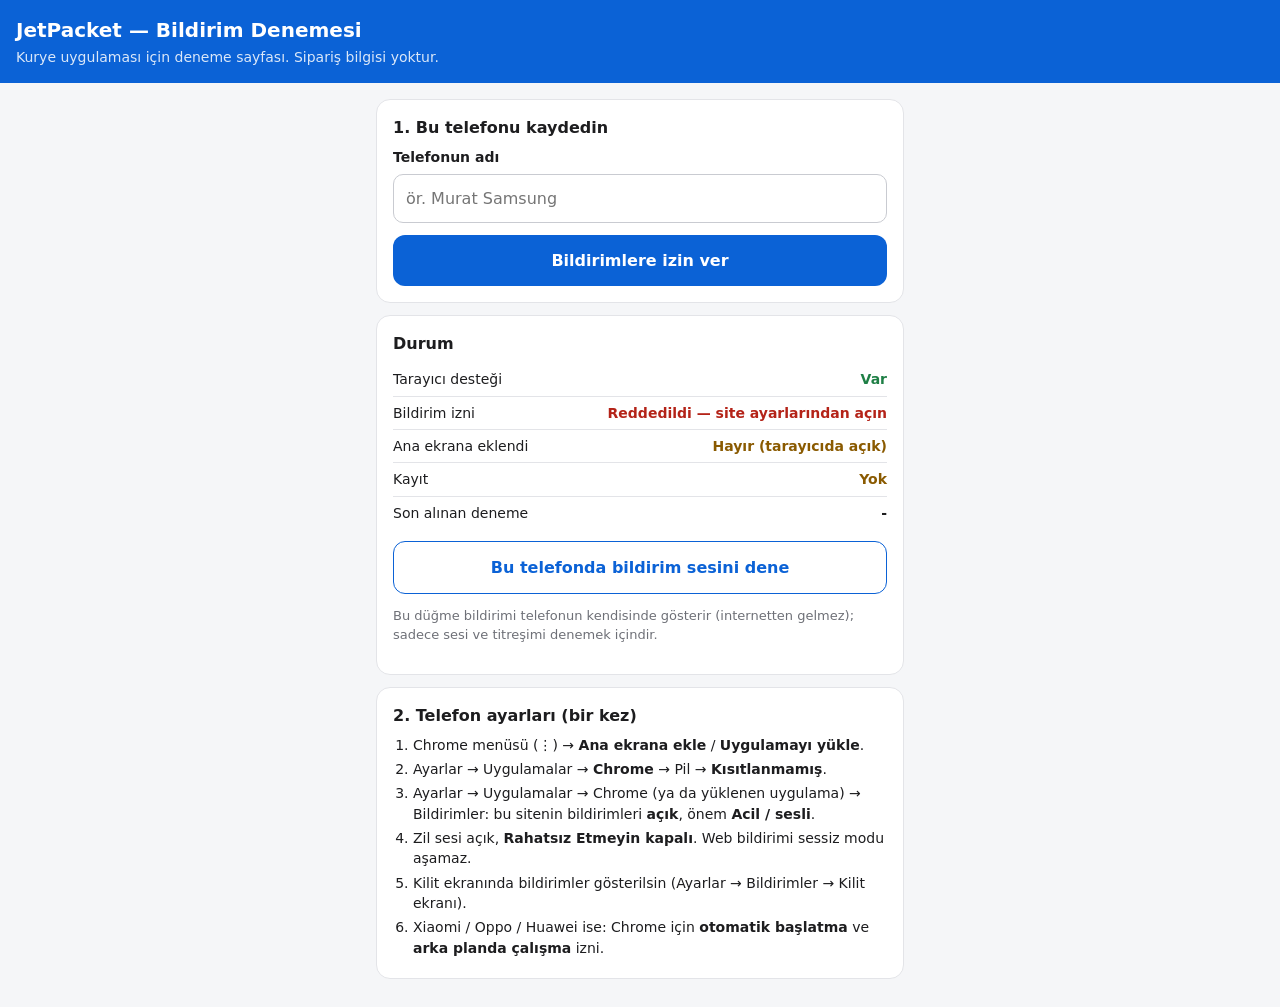
<file: bildirim-denemesi/index.html>
<!doctype html>
<html lang="tr">
<head>
<meta charset="utf-8" />
<meta name="viewport" content="width=device-width, initial-scale=1, viewport-fit=cover" />
<meta name="theme-color" content="#0B62D6" />
<title>Bildirim Denemesi</title>
<link rel="manifest" href="manifest.webmanifest" />
<link rel="icon" href="icon-192.png" />
<style>
  :root { --accent: #0B62D6; --ink: #1D1D1F; --muted: #6E7077; --line: #E3E4E8; --bg: #F5F6F8; --ok: #1E7F45; --okbg: #E5F4EA; --err: #B42318; --errbg: #FDECEA; --warn: #8A5A00; --warnbg: #FFF4DB; }
  * { box-sizing: border-box; }
  body { margin: 0; background: var(--bg); color: var(--ink); font: 16px/1.45 system-ui, -apple-system, "Segoe UI", Roboto, sans-serif; }
  header { background: var(--accent); color: #fff; padding: calc(16px + env(safe-area-inset-top, 0px)) 16px 16px; }
  header h1 { margin: 0; font-size: 20px; }
  header p { margin: 2px 0 0; opacity: .85; font-size: 14px; }
  main { max-width: 560px; margin: 0 auto; padding: 16px; }
  .card { background: #fff; border: 1px solid var(--line); border-radius: 14px; padding: 16px; margin-bottom: 12px; }
  label { display: block; font-weight: 600; font-size: 14px; margin-bottom: 6px; }
  input { width: 100%; font: inherit; padding: 12px; border: 1px solid #C9CBD1; border-radius: 10px; }
  button { width: 100%; font: inherit; font-weight: 600; padding: 14px; border-radius: 12px; border: none; background: var(--accent); color: #fff; margin-top: 12px; }
  button.ghost { background: #fff; color: var(--accent); border: 1.5px solid var(--accent); }
  button:disabled { opacity: .5; }
  .rows div { display: flex; justify-content: space-between; gap: 12px; padding: 6px 0; border-top: 1px solid var(--line); font-size: 14px; }
  .rows div:first-child { border-top: none; }
  .rows span:last-child { text-align: right; font-weight: 600; }
  .ok { color: var(--ok); } .err { color: var(--err); } .warn { color: var(--warn); }
  .msg { margin-top: 12px; padding: 10px 12px; border-radius: 10px; font-size: 14px; }
  .msg.ok { background: var(--okbg); } .msg.err { background: var(--errbg); } .msg.info { background: #EAF2FD; color: #084A9F; }
  .hidden { display: none; }
  ol { margin: 0; padding-left: 20px; font-size: 14px; } ol li { margin: 4px 0; }
  h2 { font-size: 16px; margin: 0 0 8px; }
  .small { font-size: 13px; color: var(--muted); }
</style>
</head>
<body>
<header>
  <h1>JetPacket — Bildirim Denemesi</h1>
  <p>Kurye uygulaması için deneme sayfası. Sipariş bilgisi yoktur.</p>
</header>
<main>
  <section class="card">
    <h2>1. Bu telefonu kaydedin</h2>
    <label for="etiket">Telefonun adı</label>
    <input id="etiket" maxlength="40" placeholder="ör. Murat Samsung" autocomplete="off" />
    <button id="btnIzin">Bildirimlere izin ver</button>
    <div id="sonuc" class="msg hidden"></div>
  </section>

  <section class="card">
    <h2>Durum</h2>
    <div class="rows">
      <div><span>Tarayıcı desteği</span><span id="dDestek">-</span></div>
      <div><span>Bildirim izni</span><span id="dIzin">-</span></div>
      <div><span>Ana ekrana eklendi</span><span id="dAna">-</span></div>
      <div><span>Kayıt</span><span id="dKayit">-</span></div>
      <div><span>Son alınan deneme</span><span id="dSon">-</span></div>
    </div>
    <button id="btnSes" class="ghost">Bu telefonda bildirim sesini dene</button>
    <p class="small">Bu düğme bildirimi telefonun kendisinde gösterir (internetten gelmez); sadece sesi ve titreşimi denemek içindir.</p>
  </section>

  <section class="card">
    <h2>2. Telefon ayarları (bir kez)</h2>
    <ol>
      <li>Chrome menüsü (⋮) → <b>Ana ekrana ekle</b> / <b>Uygulamayı yükle</b>.</li>
      <li>Ayarlar → Uygulamalar → <b>Chrome</b> → Pil → <b>Kısıtlanmamış</b>.</li>
      <li>Ayarlar → Uygulamalar → Chrome (ya da yüklenen uygulama) → Bildirimler: bu sitenin bildirimleri <b>açık</b>, önem <b>Acil / sesli</b>.</li>
      <li>Zil sesi açık, <b>Rahatsız Etmeyin kapalı</b>. Web bildirimi sessiz modu aşamaz.</li>
      <li>Kilit ekranında bildirimler gösterilsin (Ayarlar → Bildirimler → Kilit ekranı).</li>
      <li>Xiaomi / Oppo / Huawei ise: Chrome için <b>otomatik başlatma</b> ve <b>arka planda çalışma</b> izni.</li>
    </ol>
  </section>
</main>
<script src="config.js"></script>
<script src="app.js"></script>
</body>
</html>
</file>
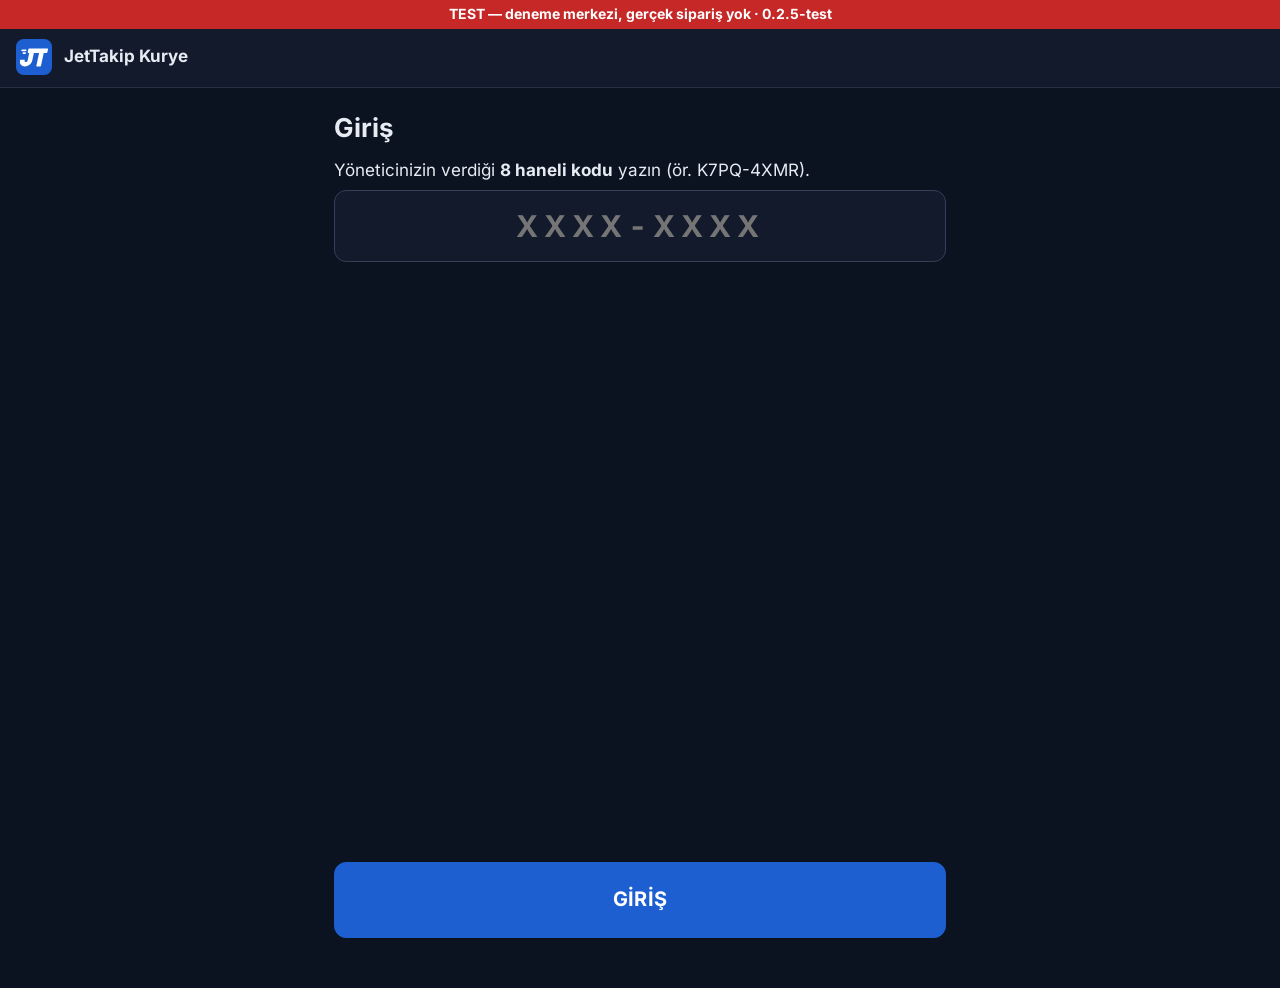
<file: kurye-test/index.html>
<!doctype html>
<html lang="tr" data-tema="koyu">
<head>
<meta charset="utf-8" />
<meta name="viewport" content="width=device-width, initial-scale=1, viewport-fit=cover" />
<meta name="theme-color" content="#0b1220" />
<!-- Web uygulaması (iPhone: Safari → Paylaş → Ana Ekrana Ekle); Android APK'da etkisiz -->
<link rel="manifest" href="manifest.webmanifest" />
<link rel="apple-touch-icon" href="ikon-180.png" />
<meta name="apple-mobile-web-app-capable" content="yes" />
<meta name="mobile-web-app-capable" content="yes" />
<meta name="apple-mobile-web-app-status-bar-style" content="black-translucent" />
<meta name="apple-mobile-web-app-title" content="Kurye TEST" />
<title>JetTakip Kurye TEST</title>
<script>try { var t = localStorage.getItem('jt_test_tema'); if (t === 'acik' || t === 'koyu') document.documentElement.dataset.tema = t; } catch (e) { /* yok */ }</script>
<link rel="stylesheet" href="tasarim.css" />
<link rel="stylesheet" href="app.css" />
</head>
<body>
  <!-- Başlık: giriş, yönetici ve Hazırlık ekranında (kurye ana ekranında üst şerit var) -->
  <header class="ust" id="ust">
    <svg class="logo" viewBox="0 0 1024 1024" aria-hidden="true">
      <rect width="1024" height="1024" rx="224" fill="#1d5fd1"/>
      <g transform="translate(526 512) skewX(-12) translate(-512 -512)" fill="#fff">
        <rect x="96" y="300" width="150" height="46" rx="23"/><rect x="150" y="380" width="96" height="46" rx="23"/>
        <rect x="290" y="268" width="560" height="132" rx="20"/><rect x="618" y="300" width="132" height="480" rx="20"/>
        <path d="M 338 300 H 470 V 610 A 175 175 0 0 1 120 610 V 590 H 252 V 610 A 43 43 0 0 0 338 610 Z"/>
      </g>
    </svg>
    <div class="baslik"><b>JetTakip Kurye</b><span id="kuryeAd"></span></div>
    <button id="btnHazirlik" class="ustDugme hidden" aria-label="Hazırlık">⚙</button>
  </header>

  <!-- Giriş: yöneticinin verdiği kod -->
  <main id="ekGiris" class="ekran hidden">
    <h1>Giriş</h1>
    <p>Yöneticinizin verdiği <b>8 haneli kodu</b> yazın (ör. K7PQ-4XMR).</p>
    <input id="kod" class="kodKutu" autocomplete="off" autocapitalize="characters" inputmode="text" maxlength="12" placeholder="XXXX-XXXX" aria-label="Giriş kodu" />
    <button id="btnGiris" class="buyuk birincil">GİRİŞ</button>
    <p id="girisMsg" class="mesaj hidden" role="status"></p>
  </main>

  <!-- Kurye ana ekranı (arayüz v2): üst özet şeridi, durum şeritleri, sekme içeriği, alt sekmeler -->
  <div id="ekAna" class="cerceve hidden">
    <div class="serit">
      <button id="btnMesai" class="vardiya" role="switch" aria-checked="false" aria-label="Vardiya"><span class="anahtar"></span><span><b id="mesaiYazi">Kapalı</b><small id="mesaiAlt">vardiya</small></span></button>
      <div class="ozetS"><b class="sayi" id="ozTeslim">-</b><small>bugün teslim</small></div>
      <div class="ozetS nakit"><b class="sayi" id="ozNakit">-</b><small id="ozNakitEtiket">işletmelere borcum</small></div>
    </div>
    <div id="uyarilar" class="durumlar" aria-live="polite"></div>
    <!-- Web uygulaması (iPhone): bildirim kapalıysa uyarı + "Bildirimleri aç" (izin sadece düğmeyle istenir) -->
    <div id="webBildirim" class="durumlar hidden"></div>
    <p id="anaMsg" class="mesaj hidden" role="status"></p>
    <section id="sGorev" class="panel" role="tabpanel" aria-label="Görevler">
      <div id="gorevUst"></div>
      <div id="benim"></div>
    </section>
    <section id="sBugun" class="panel hidden" role="tabpanel" aria-label="Bugün"></section>
    <section id="sTelefon" class="panel hidden" role="tabpanel" aria-label="Telefon">
      <div id="telefonUst"></div>
    </section>
    <nav class="sekmeler" role="tablist">
      <button role="tab" data-sekme="gorev" aria-selected="true"><span class="rozet hidden" id="rozetGorev"></span>
        <svg viewBox="0 0 24 24" fill="none" stroke="currentColor" stroke-width="2.4" stroke-linecap="round" stroke-linejoin="round" aria-hidden="true"><path d="M3 7h11v10H3zM14 10h4l3 3v4h-7"/><circle cx="7" cy="18" r="1.8"/><circle cx="17" cy="18" r="1.8"/></svg>Görevler</button>
      <button role="tab" data-sekme="bugun" aria-selected="false">
        <svg viewBox="0 0 24 24" fill="none" stroke="currentColor" stroke-width="2.4" stroke-linecap="round" aria-hidden="true"><path d="M4 20V10M10 20V4M16 20v-7M22 20H2"/></svg>Bugün</button>
      <button role="tab" data-sekme="telefon" aria-selected="false">
        <svg viewBox="0 0 24 24" fill="none" stroke="currentColor" stroke-width="2.4" stroke-linecap="round" aria-hidden="true"><rect x="6" y="2.5" width="12" height="19" rx="2.5"/><path d="M11 18.5h2"/></svg>Telefon</button>
    </nav>
    <input id="fotoGirdi" type="file" accept="image/*" capture="environment" class="hidden" />
  </div>

  <!-- Yönetici: "kimse almadı" uyarıları (panel yöneticisi; sipariş almaz) -->
  <main id="ekYonetici" class="ekran hidden">
    <h1>Yönetici</h1>
    <p class="kucuk">Kimse almayan siparişlerde bu telefon alarm sesiyle uyarır. Bildirime dokununca panelde o sipariş açılır.</p>
    <section class="ozet">
      <div><span class="k">Bekleyen sipariş</span><b id="yoBekleyen">-</b></div>
      <div><span class="k">Mesaide kurye</span><b id="yoMesaide">-</b></div>
    </section>
    <p id="yoMsg" class="mesaj hidden"></p>
    <h2>Kimse almadı</h2>
    <div id="yoAlarm"><p class="bos">Şu an bekleyen uyarı yok.</p></div>
    <button id="btnPanel" class="buyuk ikincil">Paneli aç</button>
  </main>

  <!-- Hazırlık (yönetici telefonunda ayrı ekran; kurye telefonunda içerik "Telefon" sekmesine taşınır) -->
  <main id="ekHazirlik" class="ekran hidden">
    <button id="btnGeri" class="buyuk ikincil">← Geri dön</button>
    <div id="hazirlikIcerik">
      <h1>Telefon hazırlığı</h1>
      <p class="kucuk" id="cihaz"></p>
      <button id="btnSihirbaz" class="buyuk" data-android>Eksikleri adım adım yap</button>
      <div id="sihirbaz" class="hidden"></div>
      <div id="liste"></div>
      <h2 data-android>Sipariş sesi</h2>
      <div id="sesListe" data-android></div>
      <button id="btnTelefonSes" class="buyuk ikincil" data-android>Telefondaki seslerden seç</button>
      <button id="btnSesDene" class="buyuk ikincil" data-android>Sesi dene (kilitleyip)</button>
      <p id="sesMsg" class="mesaj hidden"></p>
      <h2>Tema</h2>
      <p class="kucuk">Koyu: gece ve pil için · Açık: güneş altında</p>
      <div class="tema-secim"><button type="button" data-tema="koyu" aria-pressed="true">Koyu</button><button type="button" data-tema="acik" aria-pressed="false">Açık</button></div>
      <h2>Çıkış</h2>
      <button id="btnCikis" class="buyuk tehlike">Bu telefondan çıkış yap</button>
    </div>
  </main>

  <!-- Yeni sipariş teklifi (tam ekran): tek dokunuş = al + dükkâna varış süresi -->
  <div id="teklifEkran" class="katman teklif hidden" role="dialog" aria-modal="true" aria-label="Yeni sipariş teklifi">
    <div id="yeni"></div>
  </div>

  <!-- "Teslim edemedim": neden seçimi (liste merkezden gelir; "Diğer"de açıklama zorunlu) -->
  <div id="nedenKutu" class="perde hidden" role="dialog" aria-modal="true" aria-labelledby="nedenBaslik">
    <div class="perdeKutu">
      <h2 id="nedenBaslik">Teslim edemedim</h2>
      <p>Neden teslim edemediniz?</p>
      <div id="nedenListe"></div>
      <textarea id="nedenAciklama" maxlength="300" rows="3" placeholder="Kısa açıklama" aria-label="Kısa açıklama"></textarea>
      <p id="nedenMsg" class="mesaj hidden"></p>
      <button id="btnNedenGonder" class="buyuk tehlike">GÖNDER</button>
      <button id="btnNedenVazgec" class="buyuk ikincil">Vazgeç</button>
    </div>
  </div>

  <!-- Elle atamada varış süresi (SANA ATANDI onaylanınca) -->
  <div id="varisKutu" class="perde hidden" role="dialog" aria-modal="true" aria-labelledby="varisBaslik">
    <div class="perdeKutu">
      <div class="etiket" id="varisEtiket" style="color:var(--marka)">Sana atandı</div>
      <h2 id="varisBaslik">Dükkâna kaç dakikada varırsın?</h2>
      <p id="varisBilgi"></p>
      <div id="varisSecim" class="sure-secim"></div>
      <button id="btnVarisDukkanda" class="btn ikincil" type="button">Zaten dükkândayım</button>
      <button id="btnVarisSonra" class="bag" type="button">Sonra seçerim</button>
    </div>
  </div>

  <!-- POS cihazı (06.11): "POS'u aldın mı?" / "POS zaten sende" / teslimden sonra "POS'u geri götür" -->
  <div id="posKutu" class="perde hidden" role="dialog" aria-modal="true" aria-labelledby="posBaslik">
    <div class="perdeKutu">
      <div class="etiket" id="posEtiket" style="color:var(--turuncu-metin)">Kartlı sipariş</div>
      <h2 id="posBaslik">İşletmenin POS cihazını aldın mı?</h2>
      <p id="posBilgi"></p>
      <button id="btnPosEvet" class="btn ana" type="button">Evet, POS bende</button>
      <button id="btnPosIkinci" class="btn ikincil hidden" type="button">İkinci bir POS aldım</button>
      <button id="btnPosHayir" class="bag" type="button">Hayır, almadım</button>
    </div>
  </div>

  <!-- Nakit borcu (08.11): kapıda nakitte "Paketi aldım"dan sonra "Bu siparişin parasını işletmeye şimdi verdin mi?" -->
  <div id="nakitKutu" class="perde hidden" role="dialog" aria-modal="true" aria-labelledby="nakitBaslik">
    <div class="perdeKutu">
      <div class="etiket" id="nakitEtiket" style="color:var(--turuncu-metin)">Kapıda nakit</div>
      <h2 id="nakitBaslik">Bu siparişin parasını işletmeye şimdi verdin mi?</h2>
      <p id="nakitBilgi"></p>
      <button id="btnNakitEvet" class="btn ana" type="button">Evet, verdim</button>
      <button id="btnNakitHayir" class="btn ikincil" type="button">Hayır, sonra vereceğim</button>
    </div>
  </div>

  <!-- Vardiyayı bitir: özet + 1 sn basılı tut; elinde paket varken düğme yok (06.11) -->
  <div id="bitirKutu" class="perde hidden" role="dialog" aria-modal="true" aria-labelledby="bitirBaslik">
    <div class="perdeKutu">
      <h2 id="bitirBaslik">Vardiyayı bitir</h2>
      <div class="buyuk-rakamlar"><div><b class="sayi" id="bitirTeslim">0</b><small>bugün teslim</small></div><div><b class="sayi nakit-yazi" id="bitirNakit">0 TL</b><small id="bitirNakitEtiket">işletmelere borcum</small></div></div>
      <div id="bitirEngel"></div>
      <div id="bitirPos"></div>
      <div id="bitirNakitUyari"></div>
      <p id="bitirNot">Vardiya kapanınca yeni sipariş gelmez.</p>
      <button id="btnBitir" class="tut kirmizi" type="button" aria-label="Vardiyayı bitir: 1 saniye basılı tutun"><span class="dolgu"></span><span class="yazi-t">VARDİYAYI BİTİR<small>1 saniye basılı tut</small></span></button>
      <button id="btnBitirVazgec" class="bag" type="button">Vazgeç</button>
    </div>
  </div>

  <!-- Tam ekran, sesli uyarı (v2): iptal / geri alındı / devredildi / sana atandı. 1 sn basılı tutarak kapanır -->
  <div id="iptalEkran" class="katman uyariEkran t-iptal hidden" role="alertdialog" aria-modal="true" aria-labelledby="iptalBaslik">
    <div class="ust-alan">
      <div class="ikon" id="iptalIkon" aria-hidden="true">✕</div>
      <h1 id="iptalBaslik">İPTAL</h1>
      <div id="iptalBilgi" class="siparis-kart"></div>
      <div id="iptalMetin" class="cumle">Bu siparişe gitmeyin</div>
    </div>
    <div class="alt-alan">
      <button id="btnIptalGordum" class="tut" type="button" aria-label="Gördüm: 1 saniye basılı tutun"><span class="dolgu"></span><span class="yazi-t"><span id="iptalOnay">GÖRDÜM</span><small>1 saniye basılı tut</small></span></button>
    </div>
  </div>

  <script src="js/ayar.js"></script>
  <script src="js/cekirdek.js"></script>
  <script src="js/sihirbaz.js"></script>
  <script src="js/hazirlik.js"></script>
  <script src="js/ses.js"></script>
  <script src="js/uygulama.js"></script>
</body>
</html>
</file>
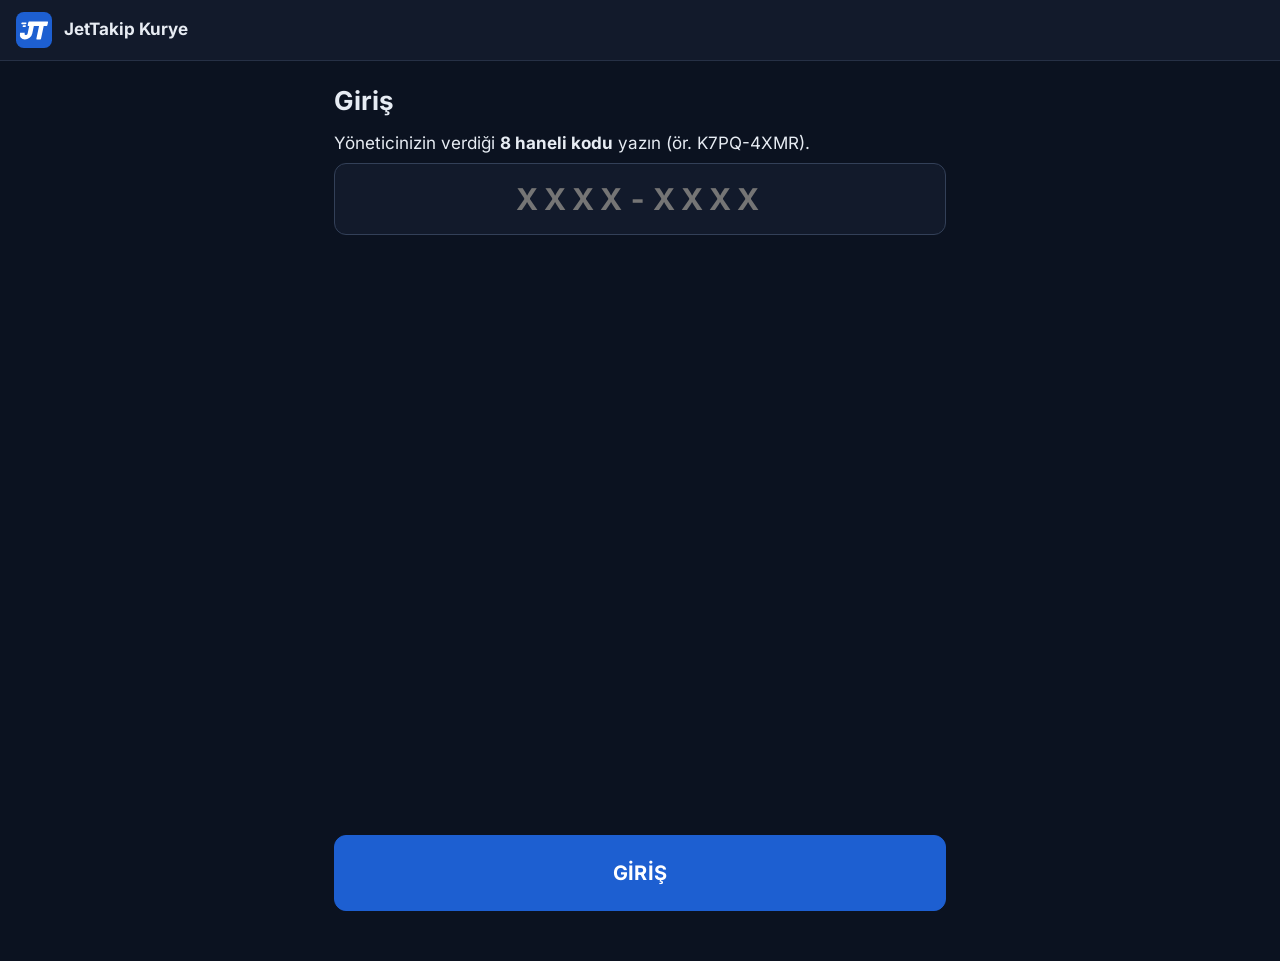
<file: kurye/index.html>
<!doctype html>
<html lang="tr" data-tema="koyu">
<head>
<meta charset="utf-8" />
<meta name="viewport" content="width=device-width, initial-scale=1, viewport-fit=cover" />
<meta name="theme-color" content="#0b1220" />
<!-- Web uygulaması (iPhone: Safari → Paylaş → Ana Ekrana Ekle); Android APK'da etkisiz -->
<link rel="manifest" href="manifest.webmanifest" />
<link rel="apple-touch-icon" href="ikon-180.png" />
<meta name="apple-mobile-web-app-capable" content="yes" />
<meta name="mobile-web-app-capable" content="yes" />
<meta name="apple-mobile-web-app-status-bar-style" content="black-translucent" />
<meta name="apple-mobile-web-app-title" content="JT Kurye" />
<title>JetTakip Kurye</title>
<script>try { var t = localStorage.getItem('jt_tema'); if (t === 'acik' || t === 'koyu') document.documentElement.dataset.tema = t; } catch (e) { /* yok */ }</script>
<link rel="stylesheet" href="tasarim.css" />
<link rel="stylesheet" href="app.css" />
</head>
<body>
  <!-- Başlık: giriş, yönetici ve Hazırlık ekranında (kurye ana ekranında üst şerit var) -->
  <header class="ust" id="ust">
    <svg class="logo" viewBox="0 0 1024 1024" aria-hidden="true">
      <rect width="1024" height="1024" rx="224" fill="#1d5fd1"/>
      <g transform="translate(526 512) skewX(-12) translate(-512 -512)" fill="#fff">
        <rect x="96" y="300" width="150" height="46" rx="23"/><rect x="150" y="380" width="96" height="46" rx="23"/>
        <rect x="290" y="268" width="560" height="132" rx="20"/><rect x="618" y="300" width="132" height="480" rx="20"/>
        <path d="M 338 300 H 470 V 610 A 175 175 0 0 1 120 610 V 590 H 252 V 610 A 43 43 0 0 0 338 610 Z"/>
      </g>
    </svg>
    <div class="baslik"><b>JetTakip Kurye</b><span id="kuryeAd"></span></div>
    <button id="btnHazirlik" class="ustDugme hidden" aria-label="Hazırlık">⚙</button>
  </header>

  <!-- Giriş: yöneticinin verdiği kod -->
  <main id="ekGiris" class="ekran hidden">
    <h1>Giriş</h1>
    <p>Yöneticinizin verdiği <b>8 haneli kodu</b> yazın (ör. K7PQ-4XMR).</p>
    <input id="kod" class="kodKutu" autocomplete="off" autocapitalize="characters" inputmode="text" maxlength="12" placeholder="XXXX-XXXX" aria-label="Giriş kodu" />
    <button id="btnGiris" class="buyuk birincil">GİRİŞ</button>
    <p id="girisMsg" class="mesaj hidden" role="status"></p>
  </main>

  <!-- Kurye ana ekranı (arayüz v2): üst özet şeridi, durum şeritleri, sekme içeriği, alt sekmeler -->
  <div id="ekAna" class="cerceve hidden">
    <div class="serit">
      <button id="btnMesai" class="vardiya" role="switch" aria-checked="false" aria-label="Vardiya"><span class="anahtar"></span><span><b id="mesaiYazi">Kapalı</b><small id="mesaiAlt">vardiya</small></span></button>
      <div class="ozetS"><b class="sayi" id="ozTeslim">-</b><small>bugün teslim</small></div>
      <div class="ozetS nakit"><b class="sayi" id="ozNakit">-</b><small id="ozNakitEtiket">işletmelere borcum</small></div>
    </div>
    <div id="uyarilar" class="durumlar" aria-live="polite"></div>
    <!-- Web uygulaması (iPhone): bildirim kapalıysa uyarı + "Bildirimleri aç" (izin sadece düğmeyle istenir) -->
    <div id="webBildirim" class="durumlar hidden"></div>
    <p id="anaMsg" class="mesaj hidden" role="status"></p>
    <section id="sGorev" class="panel" role="tabpanel" aria-label="Görevler">
      <div id="gorevUst"></div>
      <div id="benim"></div>
    </section>
    <section id="sBugun" class="panel hidden" role="tabpanel" aria-label="Bugün"></section>
    <section id="sTelefon" class="panel hidden" role="tabpanel" aria-label="Telefon">
      <div id="telefonUst"></div>
    </section>
    <nav class="sekmeler" role="tablist">
      <button role="tab" data-sekme="gorev" aria-selected="true"><span class="rozet hidden" id="rozetGorev"></span>
        <svg viewBox="0 0 24 24" fill="none" stroke="currentColor" stroke-width="2.4" stroke-linecap="round" stroke-linejoin="round" aria-hidden="true"><path d="M3 7h11v10H3zM14 10h4l3 3v4h-7"/><circle cx="7" cy="18" r="1.8"/><circle cx="17" cy="18" r="1.8"/></svg>Görevler</button>
      <button role="tab" data-sekme="bugun" aria-selected="false">
        <svg viewBox="0 0 24 24" fill="none" stroke="currentColor" stroke-width="2.4" stroke-linecap="round" aria-hidden="true"><path d="M4 20V10M10 20V4M16 20v-7M22 20H2"/></svg>Bugün</button>
      <button role="tab" data-sekme="telefon" aria-selected="false">
        <svg viewBox="0 0 24 24" fill="none" stroke="currentColor" stroke-width="2.4" stroke-linecap="round" aria-hidden="true"><rect x="6" y="2.5" width="12" height="19" rx="2.5"/><path d="M11 18.5h2"/></svg>Telefon</button>
    </nav>
    <input id="fotoGirdi" type="file" accept="image/*" capture="environment" class="hidden" />
  </div>

  <!-- Yönetici: "kimse almadı" uyarıları (panel yöneticisi; sipariş almaz) -->
  <main id="ekYonetici" class="ekran hidden">
    <h1>Yönetici</h1>
    <p class="kucuk">Kimse almayan siparişlerde bu telefon alarm sesiyle uyarır. Bildirime dokununca panelde o sipariş açılır.</p>
    <section class="ozet">
      <div><span class="k">Bekleyen sipariş</span><b id="yoBekleyen">-</b></div>
      <div><span class="k">Mesaide kurye</span><b id="yoMesaide">-</b></div>
    </section>
    <p id="yoMsg" class="mesaj hidden"></p>
    <h2>Kimse almadı</h2>
    <div id="yoAlarm"><p class="bos">Şu an bekleyen uyarı yok.</p></div>
    <button id="btnPanel" class="buyuk ikincil">Paneli aç</button>
  </main>

  <!-- Hazırlık (yönetici telefonunda ayrı ekran; kurye telefonunda içerik "Telefon" sekmesine taşınır) -->
  <main id="ekHazirlik" class="ekran hidden">
    <button id="btnGeri" class="buyuk ikincil">← Geri dön</button>
    <div id="hazirlikIcerik">
      <h1>Telefon hazırlığı</h1>
      <p class="kucuk" id="cihaz"></p>
      <button id="btnSihirbaz" class="buyuk" data-android>Eksikleri adım adım yap</button>
      <div id="sihirbaz" class="hidden"></div>
      <div id="liste"></div>
      <h2 data-android>Sipariş sesi</h2>
      <div id="sesListe" data-android></div>
      <button id="btnTelefonSes" class="buyuk ikincil" data-android>Telefondaki seslerden seç</button>
      <button id="btnSesDene" class="buyuk ikincil" data-android>Sesi dene (kilitleyip)</button>
      <p id="sesMsg" class="mesaj hidden"></p>
      <h2>Tema</h2>
      <p class="kucuk">Koyu: gece ve pil için · Açık: güneş altında</p>
      <div class="tema-secim"><button type="button" data-tema="koyu" aria-pressed="true">Koyu</button><button type="button" data-tema="acik" aria-pressed="false">Açık</button></div>
      <h2>Çıkış</h2>
      <button id="btnCikis" class="buyuk tehlike">Bu telefondan çıkış yap</button>
    </div>
  </main>

  <!-- Yeni sipariş teklifi (tam ekran): tek dokunuş = al + dükkâna varış süresi -->
  <div id="teklifEkran" class="katman teklif hidden" role="dialog" aria-modal="true" aria-label="Yeni sipariş teklifi">
    <div id="yeni"></div>
  </div>

  <!-- "Teslim edemedim": neden seçimi (liste merkezden gelir; "Diğer"de açıklama zorunlu) -->
  <div id="nedenKutu" class="perde hidden" role="dialog" aria-modal="true" aria-labelledby="nedenBaslik">
    <div class="perdeKutu">
      <h2 id="nedenBaslik">Teslim edemedim</h2>
      <p>Neden teslim edemediniz?</p>
      <div id="nedenListe"></div>
      <textarea id="nedenAciklama" maxlength="300" rows="3" placeholder="Kısa açıklama" aria-label="Kısa açıklama"></textarea>
      <p id="nedenMsg" class="mesaj hidden"></p>
      <button id="btnNedenGonder" class="buyuk tehlike">GÖNDER</button>
      <button id="btnNedenVazgec" class="buyuk ikincil">Vazgeç</button>
    </div>
  </div>

  <!-- Elle atamada varış süresi (SANA ATANDI onaylanınca) -->
  <div id="varisKutu" class="perde hidden" role="dialog" aria-modal="true" aria-labelledby="varisBaslik">
    <div class="perdeKutu">
      <div class="etiket" id="varisEtiket" style="color:var(--marka)">Sana atandı</div>
      <h2 id="varisBaslik">Dükkâna kaç dakikada varırsın?</h2>
      <p id="varisBilgi"></p>
      <div id="varisSecim" class="sure-secim"></div>
      <button id="btnVarisDukkanda" class="btn ikincil" type="button">Zaten dükkândayım</button>
      <button id="btnVarisSonra" class="bag" type="button">Sonra seçerim</button>
    </div>
  </div>

  <!-- POS cihazı (06.11): "POS'u aldın mı?" / "POS zaten sende" / teslimden sonra "POS'u geri götür" -->
  <div id="posKutu" class="perde hidden" role="dialog" aria-modal="true" aria-labelledby="posBaslik">
    <div class="perdeKutu">
      <div class="etiket" id="posEtiket" style="color:var(--turuncu-metin)">Kartlı sipariş</div>
      <h2 id="posBaslik">İşletmenin POS cihazını aldın mı?</h2>
      <p id="posBilgi"></p>
      <button id="btnPosEvet" class="btn ana" type="button">Evet, POS bende</button>
      <button id="btnPosIkinci" class="btn ikincil hidden" type="button">İkinci bir POS aldım</button>
      <button id="btnPosHayir" class="bag" type="button">Hayır, almadım</button>
    </div>
  </div>

  <!-- Nakit borcu (08.11): kapıda nakitte "Paketi aldım"dan sonra "Bu siparişin parasını işletmeye şimdi verdin mi?" -->
  <div id="nakitKutu" class="perde hidden" role="dialog" aria-modal="true" aria-labelledby="nakitBaslik">
    <div class="perdeKutu">
      <div class="etiket" id="nakitEtiket" style="color:var(--turuncu-metin)">Kapıda nakit</div>
      <h2 id="nakitBaslik">Bu siparişin parasını işletmeye şimdi verdin mi?</h2>
      <p id="nakitBilgi"></p>
      <button id="btnNakitEvet" class="btn ana" type="button">Evet, verdim</button>
      <button id="btnNakitHayir" class="btn ikincil" type="button">Hayır, sonra vereceğim</button>
    </div>
  </div>

  <!-- Vardiyayı bitir: özet + 1 sn basılı tut; elinde paket varken düğme yok (06.11) -->
  <div id="bitirKutu" class="perde hidden" role="dialog" aria-modal="true" aria-labelledby="bitirBaslik">
    <div class="perdeKutu">
      <h2 id="bitirBaslik">Vardiyayı bitir</h2>
      <div class="buyuk-rakamlar"><div><b class="sayi" id="bitirTeslim">0</b><small>bugün teslim</small></div><div><b class="sayi nakit-yazi" id="bitirNakit">0 TL</b><small id="bitirNakitEtiket">işletmelere borcum</small></div></div>
      <div id="bitirEngel"></div>
      <div id="bitirPos"></div>
      <div id="bitirNakitUyari"></div>
      <p id="bitirNot">Vardiya kapanınca yeni sipariş gelmez.</p>
      <button id="btnBitir" class="tut kirmizi" type="button" aria-label="Vardiyayı bitir: 1 saniye basılı tutun"><span class="dolgu"></span><span class="yazi-t">VARDİYAYI BİTİR<small>1 saniye basılı tut</small></span></button>
      <button id="btnBitirVazgec" class="bag" type="button">Vazgeç</button>
    </div>
  </div>

  <!-- Tam ekran, sesli uyarı (v2): iptal / geri alındı / devredildi / sana atandı. 1 sn basılı tutarak kapanır -->
  <div id="iptalEkran" class="katman uyariEkran t-iptal hidden" role="alertdialog" aria-modal="true" aria-labelledby="iptalBaslik">
    <div class="ust-alan">
      <div class="ikon" id="iptalIkon" aria-hidden="true">✕</div>
      <h1 id="iptalBaslik">İPTAL</h1>
      <div id="iptalBilgi" class="siparis-kart"></div>
      <div id="iptalMetin" class="cumle">Bu siparişe gitmeyin</div>
    </div>
    <div class="alt-alan">
      <button id="btnIptalGordum" class="tut" type="button" aria-label="Gördüm: 1 saniye basılı tutun"><span class="dolgu"></span><span class="yazi-t"><span id="iptalOnay">GÖRDÜM</span><small>1 saniye basılı tut</small></span></button>
    </div>
  </div>

  <script src="js/ayar.js"></script>
  <script src="js/cekirdek.js"></script>
  <script src="js/sihirbaz.js"></script>
  <script src="js/hazirlik.js"></script>
  <script src="js/ses.js"></script>
  <script src="js/uygulama.js"></script>
</body>
</html>
</file>
<file: kurye-test/tasarim.css>
/* JetTakip tasarım dili v2 — ortak değişkenler ve temel bileşenler (08.11 gece; ayrıntı docs/TASARIM-DILI.md)
   Kaynak: YENİ JetTakip tasarımı (02.11 çizimi; Projeler\tasarim-referansi: OKU-BENI.txt + Main / Siparisler / Kuryeler /
   Isletme / Masaustu .dc.html satır içi stilleri). 07.11'deki panel tabanlı dilin yerini alır.
   Açık tema = çizimin paleti birebir. Koyu tema = aynı paletin koyusu; bütün metin / zemin çiftleri WCAG AA (≥ 4.5:1).
   Değişken adları kurye uygulamasının adlarıyla aynı (--zemin, --yuzey, ...). Panel ve program SONRA giydirilecek. */

/* Inter (OFL 1.1, yazi-tipi/OFL-LICENSE.txt): yerel dosyalar, çevrimdışı çalışır; sadece latin + latin-ext, 400/500/600/700.
   Dosya yoksa system-ui'ye düşer. */
@font-face { font-family: "Inter"; font-style: normal; font-weight: 400; font-display: swap; src: url("yazi-tipi/inter-latin-ext-400-normal.woff2") format("woff2");
  unicode-range: U+0100-02AF, U+0304, U+0308, U+0329, U+1E00-1E9F, U+1EF2-1EFF, U+2020, U+20A0-20AB, U+20AD-20C0, U+2113, U+2C60-2C7F, U+A720-A7FF; }
@font-face { font-family: "Inter"; font-style: normal; font-weight: 400; font-display: swap; src: url("yazi-tipi/inter-latin-400-normal.woff2") format("woff2");
  unicode-range: U+0000-00FF, U+0131, U+0152-0153, U+02BB-02BC, U+02C6, U+02DA, U+02DC, U+0304, U+0308, U+0329, U+2000-206F, U+2074, U+20AC, U+2122, U+2191, U+2193, U+2212, U+2215, U+FEFF, U+FFFD; }
@font-face { font-family: "Inter"; font-style: normal; font-weight: 500; font-display: swap; src: url("yazi-tipi/inter-latin-ext-500-normal.woff2") format("woff2");
  unicode-range: U+0100-02AF, U+0304, U+0308, U+0329, U+1E00-1E9F, U+1EF2-1EFF, U+2020, U+20A0-20AB, U+20AD-20C0, U+2113, U+2C60-2C7F, U+A720-A7FF; }
@font-face { font-family: "Inter"; font-style: normal; font-weight: 500; font-display: swap; src: url("yazi-tipi/inter-latin-500-normal.woff2") format("woff2");
  unicode-range: U+0000-00FF, U+0131, U+0152-0153, U+02BB-02BC, U+02C6, U+02DA, U+02DC, U+0304, U+0308, U+0329, U+2000-206F, U+2074, U+20AC, U+2122, U+2191, U+2193, U+2212, U+2215, U+FEFF, U+FFFD; }
@font-face { font-family: "Inter"; font-style: normal; font-weight: 600; font-display: swap; src: url("yazi-tipi/inter-latin-ext-600-normal.woff2") format("woff2");
  unicode-range: U+0100-02AF, U+0304, U+0308, U+0329, U+1E00-1E9F, U+1EF2-1EFF, U+2020, U+20A0-20AB, U+20AD-20C0, U+2113, U+2C60-2C7F, U+A720-A7FF; }
@font-face { font-family: "Inter"; font-style: normal; font-weight: 600; font-display: swap; src: url("yazi-tipi/inter-latin-600-normal.woff2") format("woff2");
  unicode-range: U+0000-00FF, U+0131, U+0152-0153, U+02BB-02BC, U+02C6, U+02DA, U+02DC, U+0304, U+0308, U+0329, U+2000-206F, U+2074, U+20AC, U+2122, U+2191, U+2193, U+2212, U+2215, U+FEFF, U+FFFD; }
@font-face { font-family: "Inter"; font-style: normal; font-weight: 700; font-display: swap; src: url("yazi-tipi/inter-latin-ext-700-normal.woff2") format("woff2");
  unicode-range: U+0100-02AF, U+0304, U+0308, U+0329, U+1E00-1E9F, U+1EF2-1EFF, U+2020, U+20A0-20AB, U+20AD-20C0, U+2113, U+2C60-2C7F, U+A720-A7FF; }
@font-face { font-family: "Inter"; font-style: normal; font-weight: 700; font-display: swap; src: url("yazi-tipi/inter-latin-700-normal.woff2") format("woff2");
  unicode-range: U+0000-00FF, U+0131, U+0152-0153, U+02BB-02BC, U+02C6, U+02DA, U+02DC, U+0304, U+0308, U+0329, U+2000-206F, U+2074, U+20AC, U+2122, U+2191, U+2193, U+2212, U+2215, U+FEFF, U+FFFD; }

:root, :root[data-tema="acik"] {
  color-scheme: light;
  /* yüzeyler */
  --zemin: #f5f7fa;        /* sayfa zemini */
  --yuzey: #ffffff;        /* kart, üst başlık, alt menü */
  --yuzey2: #f1f3f7;       /* sekme kabı, nötr çip, avatar zemini */
  --cizgi: #e5e8ee;        /* kart kenarı, başlık / menü çizgisi */
  --cizgi-ince: #eef0f4;   /* liste satırı ayırıcı */
  --cizgi-girdi: #d5dae3;  /* ikincil düğme ve giriş kutusu kenarı */
  --ust-bant: #ffffff;     /* üst başlık beyaz (eski dilde koyu bant) */
  --ust-bant-yazi: #111827;
  /* yazı */
  --yazi: #111827;
  --ikinci: #5b6472;
  --ucuncu: #374151;       /* çip ve ikon çizgisi (#374151) */
  /* marka ve durumlar (ana renk / rozet zemini / rozet yazısı) */
  --marka: #1d5fd1;        --marka-zemin: #eaf1fd;   --marka-yazi: #1548a6;   --marka-kenar: #c9daf8; --marka-koyu: #1548a6;
  --yesil: #15803d;        --yesil-zemin: #e7f6ec;   --yesil-yazi: #14532d;
  --turuncu: #9a5b00;      --turuncu-zemin: #fff4e0; --turuncu-yazi: #7a4a00;  --turuncu-kenar: #f3d7a6;
  --turuncu-metin: #7a4a00;
  --kirmizi: #b42318;      --kirmizi-zemin: #fdecea; --kirmizi-yazi: #8a1c12;  --kirmizi-kenar: #f5c2bc;
  --gri: #5b6472;          --gri-zemin: #f1f3f7;     --gri-yazi: #374151;
  /* beyaz yazılı dolu zemin (düğme, tutamak, rozet) */
  --marka-dolgu: #1d5fd1; --yesil-dolgu: #15803d; --kirmizi-dolgu: #b42318;
  /* biçim */
  --yazi-ailesi: Inter, system-ui, "Segoe UI", Roboto, Arial, sans-serif;
  --mono: ui-monospace, "Cascadia Mono", Consolas, monospace;
  --kose-kart: 12px; --kose-kucuk-kart: 12px; --kose-dugme: 10px; --kose-girdi: 10px; --kose-kucuk: 9px; --kose-hap: 999px;
  --kenar: 1px; --kenar-kalin: 2px;
  --dokunma: 44px;                             /* en küçük dokunma alanı */
  --golge: none;                               /* çizimde gölge yok; kartlar kenarla ayrılır */
  --golge-ust: 0 8px 24px rgba(17, 24, 39, .14);
  --odak: 0 0 0 3px rgba(29, 95, 209, .3);
}

:root[data-tema="koyu"] {
  color-scheme: dark;
  --zemin: #0b1220; --yuzey: #121a2b; --yuzey2: #1a2336; --cizgi: #263045; --cizgi-ince: #1d2638; --cizgi-girdi: #334058;
  --ust-bant: #121a2b; --ust-bant-yazi: #e7ecf3;
  --yazi: #e7ecf3; --ikinci: #9aa4b2; --ucuncu: #c3cad5;
  --marka: #6b9cf2;   --marka-zemin: #14264a; --marka-yazi: #a9c4f7; --marka-kenar: #2b4a85; --marka-koyu: #8fb2f5;
  --yesil: #3dbe7a;   --yesil-zemin: #0f2a1c; --yesil-yazi: #7ee2a8;
  --turuncu: #e0a33a; --turuncu-zemin: #2d2209; --turuncu-yazi: #f3c672; --turuncu-kenar: #5c4515; --turuncu-metin: #e8b04f;
  --kirmizi: #f2726a; --kirmizi-zemin: #351513; --kirmizi-yazi: #fca7a0; --kirmizi-kenar: #6e2a24;
  --gri: #9aa4b2;     --gri-zemin: #1d2638;   --gri-yazi: #c3cad5;
  --marka-dolgu: #1d5fd1; --yesil-dolgu: #15803d; --kirmizi-dolgu: #b42318; /* beyaz yazı AA: açık temadaki dolgular */
  --golge-ust: 0 8px 24px rgba(0, 0, 0, .5);
  --odak: 0 0 0 3px rgba(107, 156, 242, .45);
}
/* data-tema yazılmamış sayfalarda cihazın tercihi */
@media (prefers-color-scheme: dark) {
  :root:not([data-tema]) {
    color-scheme: dark;
    --zemin: #0b1220; --yuzey: #121a2b; --yuzey2: #1a2336; --cizgi: #263045; --cizgi-ince: #1d2638; --cizgi-girdi: #334058;
    --ust-bant: #121a2b; --ust-bant-yazi: #e7ecf3;
    --yazi: #e7ecf3; --ikinci: #9aa4b2; --ucuncu: #c3cad5;
    --marka: #6b9cf2;   --marka-zemin: #14264a; --marka-yazi: #a9c4f7; --marka-kenar: #2b4a85; --marka-koyu: #8fb2f5;
    --yesil: #3dbe7a;   --yesil-zemin: #0f2a1c; --yesil-yazi: #7ee2a8;
    --turuncu: #e0a33a; --turuncu-zemin: #2d2209; --turuncu-yazi: #f3c672; --turuncu-kenar: #5c4515; --turuncu-metin: #e8b04f;
    --kirmizi: #f2726a; --kirmizi-zemin: #351513; --kirmizi-yazi: #fca7a0; --kirmizi-kenar: #6e2a24;
    --gri: #9aa4b2;     --gri-zemin: #1d2638;   --gri-yazi: #c3cad5;
    --marka-dolgu: #1d5fd1; --yesil-dolgu: #15803d; --kirmizi-dolgu: #b42318;
    --golge-ust: 0 8px 24px rgba(0, 0, 0, .5);
    --odak: 0 0 0 3px rgba(107, 156, 242, .45);
  }
}

/* ---------------------------------------------------------------- temel */
.jt { background: var(--zemin); color: var(--yazi); font: 15px/1.4 var(--yazi-ailesi); }
.jt-soluk { color: var(--ikinci); font-size: 13px; }
.jt-sayi { font-variant-numeric: tabular-nums; }

/* üst başlık (Main.dc.html header): beyaz, alt çizgi, solda 34 px mavi "JT" karesi (köşe 9), başlık 16/700 + alt satır 12 */
.jt-baslik { background: var(--yuzey); border-bottom: var(--kenar) solid var(--cizgi); padding: 18px 20px 14px; display: flex; align-items: center; justify-content: space-between; gap: 10px; }
.jt-logo { width: 34px; height: 34px; border-radius: var(--kose-kucuk); background: var(--marka-dolgu); color: #fff; font-weight: 700; font-size: 14px; display: flex; align-items: center; justify-content: center; }

/* kart (Main.dc.html sayı kutuları): beyaz, 1 px #E5E8EE, köşe 12, iç boşluk 12/14, etiket 12 soluk + sayı 24/700 */
.jt-kart { background: var(--yuzey); border: var(--kenar) solid var(--cizgi); border-radius: var(--kose-kart); padding: 12px 14px; }
.jt-kutu { background: var(--yuzey); border: var(--kenar) solid var(--cizgi); border-radius: var(--kose-kart); padding: 12px 14px; display: flex; flex-direction: column; gap: 4px; }
.jt-kutu span { color: var(--ikinci); font-size: 12px; } .jt-kutu b { font-size: 24px; font-weight: 700; }
.jt-kutu.uyari { background: var(--turuncu-zemin); border-color: var(--turuncu-kenar); } .jt-kutu.uyari span, .jt-kutu.uyari b { color: var(--turuncu-yazi); }

/* düğme (Kuryeler.dc.html): birincil mavi dolu; ikincil beyaz + #D5DAE3 kenar; köşe 9–10; en az 44 px */
.jt-dugme { font: inherit; font-size: 14px; font-weight: 600; min-height: var(--dokunma); padding: 0 14px; border-radius: var(--kose-dugme);
  border: var(--kenar) solid var(--cizgi-girdi); background: var(--yuzey); color: var(--yazi); cursor: pointer; }
.jt-dugme.birincil { background: var(--marka-dolgu); border-color: var(--marka-dolgu); color: #fff; }
.jt-dugme.birincil:hover { background: var(--marka-koyu); }
.jt-dugme.onay { background: var(--yesil-dolgu); border-color: var(--yesil-dolgu); color: #fff; }
.jt-dugme.tehlike { background: var(--kirmizi-dolgu); border-color: var(--kirmizi-dolgu); color: #fff; }
.jt-dugme.kucuk { font-size: 13px; min-height: 36px; padding: 0 12px; }
.jt-dugme:disabled { opacity: .5; }
.jt-dugme:focus-visible { outline: none; box-shadow: var(--odak); }

/* sekme (Siparisler.dc.html tablist): #F1F3F7 kap, 4 px iç boşluk, köşe 10; seçili beyaz zemin + koyu yazı */
.jt-sekmeler { display: grid; grid-auto-flow: column; grid-auto-columns: minmax(0, 1fr); gap: 6px; background: var(--yuzey2); padding: 4px; border-radius: var(--kose-dugme); }
.jt-sekmeler button { min-height: 36px; border: 0; border-radius: 8px; background: transparent; color: var(--ikinci); font: inherit; font-size: 13px; font-weight: 600; }
.jt-sekmeler button[aria-selected="true"] { background: var(--yuzey); color: var(--yazi); }
/* alt menü (Main.dc.html nav): beyaz, üst çizgi; seçili mavi 600, diğerleri soluk 500 */
.jt-menu { background: var(--yuzey); border-top: var(--kenar) solid var(--cizgi); display: grid; grid-auto-flow: column; grid-auto-columns: minmax(0, 1fr); }
.jt-menu > * { min-height: var(--dokunma); display: flex; flex-direction: column; align-items: center; gap: 4px; color: var(--ikinci); font-weight: 500; }
.jt-menu > [aria-selected="true"], .jt-menu > [aria-current] { color: var(--marka); font-weight: 600; }

/* rozet (Main.dc.html işletme durumu): hap, 12 px; durum çiftleri */
.jt-rozet { display: inline-flex; align-items: center; gap: 6px; font-size: 12px; font-weight: 600; padding: 3px 10px; border-radius: var(--kose-hap); white-space: nowrap;
  background: var(--gri-zemin); color: var(--gri-yazi); }
.jt-rozet.yesil { background: var(--yesil-zemin); color: var(--yesil-yazi); }
.jt-rozet.turuncu { background: var(--turuncu-zemin); color: var(--turuncu-yazi); }
.jt-rozet.kirmizi { background: var(--kirmizi-zemin); color: var(--kirmizi-yazi); }
.jt-rozet.mavi { background: var(--marka-zemin); color: var(--marka-yazi); }
.jt-nokta { width: 8px; height: 8px; border-radius: 50%; background: currentColor; flex: none; }
.jt-sayac { display: inline-block; min-width: 18px; padding: 0 5px; border-radius: var(--kose-hap); background: var(--kirmizi-dolgu); color: #fff;
  font-size: 12px; font-weight: 700; text-align: center; }

/* uyarı kutusu (Main.dc.html "Uyarılar"): zemin + kenar + ikon rengi, başlık 14/600, açıklama 13 */
.jt-serit { padding: 12px 14px; border-radius: var(--kose-kart); font-size: 14px; border: var(--kenar) solid var(--cizgi); background: var(--yuzey2); color: var(--gri-yazi); }
.jt-serit.tamam { background: var(--yesil-zemin); color: var(--yesil-yazi); border-color: transparent; }
.jt-serit.uyari { background: var(--turuncu-zemin); color: var(--turuncu-yazi); border-color: var(--turuncu-kenar); }
.jt-serit.hata { background: var(--kirmizi-zemin); color: var(--kirmizi-yazi); border-color: var(--kirmizi-kenar); }
.jt-serit.bilgi { background: var(--marka-zemin); color: var(--marka-yazi); border-color: var(--marka-kenar); }

/* tablo (Masaustu.dc.html): başlık 12/600 soluk, satır 12/10, ayırıcı #EEF0F4 */
.jt-tablo { width: 100%; border-collapse: collapse; font-size: 13px; }
.jt-tablo th { text-align: left; padding: 8px 10px; color: var(--ikinci); font-size: 12px; font-weight: 600; border-bottom: var(--kenar) solid var(--cizgi); }
.jt-tablo td { text-align: left; padding: 12px 10px; border-bottom: var(--kenar) solid var(--cizgi-ince); }
.jt-tablo .sayi { text-align: right; font-variant-numeric: tabular-nums; }

/* giriş kutusu */
.jt-girdi { font: inherit; width: 100%; min-height: var(--dokunma); padding: 0 12px; border: var(--kenar) solid var(--cizgi-girdi); border-radius: var(--kose-girdi);
  background: var(--yuzey); color: var(--yazi); }
.jt-girdi:focus { outline: none; border-color: var(--marka); box-shadow: var(--odak); }

/* anahtar: kapalı gri, açık yeşil */
.jt-anahtar { width: 46px; height: 26px; border-radius: 13px; background: var(--cizgi-girdi); position: relative; flex: none; transition: background .2s; }
.jt-anahtar::after { content: ""; position: absolute; top: 3px; left: 3px; width: 20px; height: 20px; border-radius: 50%; background: #fff; transition: transform .2s; }
[aria-checked="true"] > .jt-anahtar, .jt-anahtar.acik { background: var(--yesil); }
[aria-checked="true"] > .jt-anahtar::after, .jt-anahtar.acik::after { transform: translateX(20px); }

/* kod / numara kutusu */
.jt-kod { font: 700 30px/1.2 var(--mono); letter-spacing: .12em; text-align: center; padding: 12px; border: var(--kenar) dashed var(--cizgi-girdi);
  border-radius: var(--kose-kart); background: var(--yuzey2); }
</file>
<file: kurye-test/app.css>
/* JetTakip Kurye — arayüz v2 (05.11 gece; prototip: docs/kurye-app/arayuz-v2/index.html), görünüm 08.11 gece: JetTakip
   tasarım dili v2 (docs/TASARIM-DILI.md; 02.11 çizimi: Inter, vurgu #1D5FD1, beyaz kartlar, açık kenarlar, hap rozetler).
   Renk değişkenleri tasarim.css'te (açık tema = çizimin paleti; koyu = aynı paletin koyusu). Akış ve ekran yapısı aynı;
   kaydırma / süre düğmeleri ve dev rakamlar büyük kalır. Inter sadece 400–700 yüklü: en kalın ağırlık 700.
   Renk kuralı: marka mavisi = ana işlem / ilerleme; yeşil = başarı / vardiya açık; turuncu = kapıda nakit ve POS;
   kırmızı = iptal / tehlike. Uyarı tiplerinin kendi renkleri (uyarı ekranı). Koyu tema varsayılan; açık tema güneş için. */
:root {
  --golge: 0 1px 2px rgba(0,0,0,.06);
  /* eski adlar (Hazırlık / yönetici ekranı) */
  --jt: var(--marka); --kart: var(--yuzey); --soluk: var(--ikinci);
}
:root[data-tema="koyu"] { --golge: 0 1px 2px rgba(0,0,0,.4); }
* { box-sizing: border-box; -webkit-tap-highlight-color: transparent; }
html, body { margin: 0; height: 100%; background: var(--zemin); color: var(--yazi); }
body { font: 17px/1.35 var(--yazi-ailesi); display: flex; flex-direction: column; -webkit-font-smoothing: antialiased; }
button { font: inherit; color: inherit; background: none; border: 0; cursor: pointer; }
button:focus-visible, a:focus-visible, [tabindex]:focus-visible { outline: none; box-shadow: var(--odak); }
.hidden { display: none !important; }
.sayi { font-variant-numeric: tabular-nums; }
h1 { font-size: 26px; font-weight: 700; margin: 8px 0 6px; }
h2 { font-size: 19px; font-weight: 700; margin: 18px 0 8px; }
p { margin: 8px 0; }
.kucuk { font-size: 14px; color: var(--ikinci); }
.bos { color: var(--ikinci); }

/* ------------------------------------------------------------------ başlık (giriş öncesi / yönetici): panel üst bandı */
.ust { flex: none; display: flex; align-items: center; gap: 12px; background: var(--ust-bant); color: var(--ust-bant-yazi); border-bottom: 1px solid var(--cizgi); padding: 12px 16px; padding-top: calc(12px + env(safe-area-inset-top)); }
.ust .logo { width: 36px; height: 36px; flex: none; }
.ust .baslik { flex: 1; display: flex; flex-direction: column; line-height: 1.15; }
.ust .baslik b { font-size: 17px; font-weight: 700; } .ust .baslik span { font-size: 13px; color: var(--ikinci); }
.ustDugme { border: 1px solid var(--cizgi-girdi); background: var(--yuzey); color: var(--ucuncu); font-size: 24px; width: 52px; height: 52px; border-radius: var(--kose-dugme); }
.ekran { padding: 14px 14px 40px; max-width: 640px; margin: 0 auto; width: 100%; overflow-y: auto; }

/* ------------------------------------------------------------------ kurye çerçevesi */
.cerceve { flex: 1; min-height: 0; display: flex; flex-direction: column; }
/* Üst özet şerit (07.11: taşma düzeltmesi): vardiya düğmesi kendi boyunda, iki özet kalan yeri paylaşır ve küçülebilir;
   tutar sığmazsa yazı küçülür (uygulama.js sigdir), etiketler tek satır */
.serit { flex: none; display: grid; grid-template-columns: auto minmax(0, auto) minmax(0, 1fr); align-items: center; gap: 10px; padding: 12px 14px 10px; padding-top: calc(12px + env(safe-area-inset-top)); background: var(--yuzey); border-bottom: 1px solid var(--cizgi); margin-bottom: 8px; }
.vardiya { display: flex; align-items: center; gap: 10px; min-width: 0; min-height: 56px; padding: 0 14px 0 8px; border-radius: var(--kose-hap); background: var(--yuzey); border: 1px solid var(--cizgi-girdi); text-align: left; }
.vardiya > span:last-child { min-width: 0; }
.vardiya .anahtar { width: 46px; height: 28px; border-radius: 14px; background: var(--cizgi-girdi); position: relative; flex: none; transition: background .2s; }
.vardiya .anahtar::after { content: ""; position: absolute; top: 3px; left: 3px; width: 22px; height: 22px; border-radius: 50%; background: #fff; box-shadow: 0 1px 2px rgba(0,0,0,.25); transition: transform .2s; }
.vardiya[aria-checked="true"] .anahtar { background: var(--yesil); }
.vardiya[aria-checked="true"] .anahtar::after { transform: translateX(18px); }
.vardiya b { display: block; font-size: 15px; font-weight: 700; line-height: 1.05; white-space: nowrap; }
.vardiya small { display: block; font-size: 12px; color: var(--ikinci); font-weight: 600; white-space: nowrap; overflow: hidden; text-overflow: ellipsis; }
.ozetS { text-align: right; min-width: 0; }
.ozetS b { display: block; font-size: 28px; font-weight: 700; line-height: 1; white-space: nowrap; overflow: hidden; letter-spacing: -.3px; }
.ozetS small { display: block; font-size: 12px; font-weight: 500; color: var(--ikinci); letter-spacing: 0; text-transform: uppercase; white-space: nowrap; overflow: hidden; margin-top: 3px; }
.ozetS.nakit b { color: var(--turuncu-metin); }
/* Dar ekranda (400 px ve altı) vardiya düğmesi sıkışır: özetlere yer kalsın */
@media (max-width: 400px) {
  .serit { gap: 8px; padding-left: 10px; padding-right: 12px; }
  .vardiya { gap: 8px; padding: 0 10px 0 6px; }
  .vardiya .anahtar { width: 40px; height: 24px; } .vardiya .anahtar::after { width: 18px; height: 18px; }
  .vardiya[aria-checked="true"] .anahtar::after { transform: translateX(16px); }
  .vardiya b { font-size: 14px; }
  .ozetS small { font-size: 11px; }
}
.durumlar { flex: none; display: flex; flex-direction: column; gap: 6px; margin: 0 14px; }
.durumlar:not(:empty) { margin-bottom: 8px; }
.durum-serit { --r: var(--ikinci); display: flex; align-items: center; gap: 12px; width: 100%; min-height: 52px; padding: 8px 14px; border-radius: var(--kose-kucuk-kart); text-align: left;
  background: var(--yuzey); border: 1px solid var(--cizgi); border-left: 4px solid var(--r); font-weight: 600; font-size: 15px; }
.durum-serit .ik { width: 24px; height: 24px; flex: none; color: var(--r); font-size: 20px; line-height: 24px; text-align: center; }
.durum-serit small { display: block; font-size: 13px; font-weight: 400; color: var(--ikinci); margin-top: 2px; }
.durum-serit.kirmizi { --r: var(--kirmizi); background: var(--kirmizi-zemin); border-color: var(--kirmizi-kenar); border-left-color: var(--kirmizi); color: var(--kirmizi-yazi); }
.durum-serit.sari { --r: var(--turuncu); background: var(--turuncu-zemin); border-color: var(--turuncu-kenar); border-left-color: var(--turuncu); color: var(--turuncu-yazi); }
.durum-serit.tamam { --r: var(--yesil); background: var(--yesil-zemin); border-color: transparent; color: var(--yesil-yazi); }
.durum-serit.gri { --r: var(--ikinci); }
.panel { flex: 1; min-height: 0; overflow-y: auto; padding: 4px 14px 14px; display: flex; flex-direction: column; gap: 12px; }
.panel > * { flex: none; }
.sekmeler { flex: none; display: grid; grid-template-columns: repeat(3, 1fr); background: var(--yuzey); border-top: 1px solid var(--cizgi); padding-bottom: env(safe-area-inset-bottom); }
.sekmeler button { min-height: 64px; display: flex; flex-direction: column; align-items: center; justify-content: center; gap: 4px; font-size: 13px; font-weight: 500; color: var(--ikinci); position: relative; }
.sekmeler button svg { width: 26px; height: 26px; }
.sekmeler button[aria-selected="true"] { color: var(--marka); font-weight: 600; }
.sekmeler button[aria-selected="true"]::before { content: ""; position: absolute; top: 0; left: 28%; right: 28%; height: 3px; border-radius: 0 0 3px 3px; background: var(--marka); }
.rozet { position: absolute; top: 8px; left: calc(50% + 8px); min-width: 20px; height: 20px; padding: 0 6px; border-radius: var(--kose-hap); background: var(--marka-dolgu); color: #fff; font-size: 12px; font-weight: 700; display: flex; align-items: center; justify-content: center; }
.yonetici-mod .serit, .yonetici-mod .sekmeler, .yonetici-mod .durumlar { display: none; }

/* ------------------------------------------------------------------ görev kartı (panel kartı: yüzey, ince çizgi) */
.gorev { background: var(--yuzey); border-radius: var(--kose-kart); padding: 16px; display: flex; flex-direction: column; gap: 14px; flex: 1 0 auto; border: 1px solid var(--cizgi); }
.gorev-ust { display: flex; justify-content: space-between; align-items: center; gap: 8px; }
.etiket { font-size: 13px; font-weight: 600; letter-spacing: .3px; text-transform: uppercase; color: var(--ikinci); }
.kod { font: 600 14px/1 var(--yazi-ailesi); font-variant-numeric: tabular-nums; padding: 6px 11px; border-radius: var(--kose-hap); background: var(--marka-zemin); color: var(--marka-yazi); white-space: nowrap; }
.adimlar { display: grid; grid-template-columns: repeat(3, 1fr); gap: 6px; }
.adimlar div { display: flex; flex-direction: column; gap: 6px; font-size: 13px; font-weight: 600; color: var(--ucuncu); }
.adimlar i { height: 6px; border-radius: 3px; background: var(--cizgi-ince); }
.adimlar .tamam { color: var(--ikinci); } .adimlar .tamam i { background: var(--yesil); }
.adimlar .simdi { color: var(--yazi); font-weight: 700; } .adimlar .simdi i { background: var(--marka); }
.ne-yap { font-size: 14px; font-weight: 600; color: var(--marka); letter-spacing: .3px; text-transform: uppercase; }
.yer { font-size: 36px; font-weight: 700; line-height: 1.03; letter-spacing: -.5px; }
.adres { font-size: 19px; font-weight: 600; line-height: 1.3; margin-top: -6px; }
.not { font-size: 16px; color: var(--ikinci); margin-top: -8px; }
.soyle { background: var(--marka-zemin); border: 1px solid var(--marka-kenar); border-radius: var(--kose-kucuk-kart); padding: 14px 16px; }
.soyle b { display: block; font: 700 40px/1.1 var(--mono); letter-spacing: 1px; }
.para { display: flex; justify-content: space-between; align-items: center; gap: 10px; padding: 14px 16px; border-radius: var(--kose-kucuk-kart); border: 1px solid; }
.para .tur { font-size: 15px; font-weight: 700; letter-spacing: .3px; text-transform: uppercase; min-width: 0; }
.para .tur small { display: block; font-size: 13px; font-weight: 600; letter-spacing: 0; text-transform: none; opacity: .9; }
.para b { font-size: 30px; font-weight: 700; line-height: 1; white-space: nowrap; }
.para.nakit { background: var(--turuncu-zemin); border: 1px solid var(--turuncu-kenar); color: var(--turuncu-yazi); } .para.nakit b { color: var(--yazi); }
.para.kart { background: var(--marka-zemin); border: 1px solid var(--marka-kenar); color: var(--marka-yazi); } .para.kart b { color: var(--yazi); }
.para.online { background: var(--yuzey2); border-color: var(--cizgi); color: var(--ikinci); } .para.online b { font-size: 22px; color: var(--ikinci); }
.ikili { display: grid; grid-template-columns: 1fr 1fr; gap: 10px; }
.btn { min-height: 60px; border-radius: var(--kose-kucuk-kart); display: flex; align-items: center; justify-content: center; gap: 10px; font-size: 19px; font-weight: 700; text-decoration: none; color: var(--yazi); }
.btn.ikincil { background: var(--yuzey); border: 1px solid var(--cizgi-girdi); }
/* 10.11 arayüz kuralı: birincil eylem düğmeleri en az 76 px (dp) yükseklik, ekranın alt üçte birinde; onay hiçbir ekranda
   üst yarıda olmaz (görev kartı, teklif, perde ve tam ekran uyarılarda düğmeler altta). Renkler değişmedi. */
.btn.ana { background: var(--marka-dolgu); border: 1px solid var(--marka-dolgu); color: #fff; min-height: 76px; font-size: 22px; }
.btn.ana.eylem { width: 100%; }
#benim { flex: 1 0 auto; display: flex; flex-direction: column; gap: 12px; }
#benim > .gorev.pos-iade:first-child, #benim > .gorev.nakit-kart:first-child { margin-top: auto; }
#ekGiris:not(.hidden) { display: flex; flex-direction: column; min-height: 100%; }
#ekGiris #btnGiris { margin-top: auto; }
.btn.ana:active { background: var(--marka-koyu); }
.btn[disabled], .btn[aria-disabled="true"] { opacity: .45; pointer-events: none; }
.bag { min-height: 56px; display: flex; align-items: center; justify-content: center; font-size: 16px; font-weight: 600; color: var(--marka); text-decoration: underline; text-underline-offset: 4px; width: 100%; }
.alt { margin-top: auto; display: flex; flex-direction: column; gap: 4px; }
.neden { color: var(--kirmizi-yazi); font-weight: 600; font-size: 15px; text-align: center; }
.varis { display: flex; align-items: center; justify-content: space-between; gap: 10px; padding: 10px 12px 10px 14px; border-radius: var(--kose-kucuk-kart); background: var(--marka-zemin); border: 1px solid var(--marka-kenar); border-left: 4px solid var(--marka); }
.varis small { display: block; font-size: 12px; font-weight: 600; color: var(--ikinci); text-transform: uppercase; letter-spacing: .3px; }
.varis b.sayi { font-size: 22px; font-weight: 700; } .varis div { font-weight: 600; line-height: 1.25; }
.varis.gec { border-color: var(--kirmizi-kenar); border-left-color: var(--kirmizi); background: var(--kirmizi-zemin); } .varis .gec-yazi { color: var(--kirmizi-yazi); font-weight: 700; }
.varis .btn { min-height: 56px; padding: 0 12px; font-size: 15px; line-height: 1.1; flex: none; }
.fis-satir { display: grid; grid-template-columns: repeat(3, 1fr); gap: 6px; }
.fis-satir .sira { display: flex; align-items: center; gap: 8px; font-weight: 600; font-size: 14px; line-height: 1.1; min-height: 44px; text-align: left; }
.fis-satir .sira i { width: 28px; height: 28px; border-radius: 50%; display: flex; align-items: center; justify-content: center; font-style: normal; font-weight: 700; font-size: 14px; background: var(--yuzey); border: 2px solid var(--cizgi-girdi); flex: none; }
.fis-satir .tamam i { background: var(--yesil-dolgu); border-color: var(--yesil-dolgu); color: #fff; } .fis-satir .simdi i { border-color: var(--marka); color: var(--marka); }
.bekliyor-yazi { text-align: center; font-weight: 600; color: var(--ikinci); padding: 18px 0; }
.paket-sec { display: flex; gap: 8px; }
.paket-sec button { flex: 1; min-height: 56px; border-radius: var(--kose-kucuk-kart); background: var(--yuzey); border: 1px solid var(--cizgi-girdi); font-weight: 700; font-size: 15px; text-align: left; padding: 0 12px; line-height: 1.15; }
.paket-sec button small { display: block; font-size: 12px; color: var(--ikinci); font-weight: 600; }
.paket-sec button[aria-pressed="true"] { border: 1px solid var(--marka); box-shadow: inset 0 0 0 1px var(--marka); background: var(--marka-zemin); }
.yeni-is { display: flex; align-items: center; justify-content: space-between; gap: 10px; min-height: 60px; padding: 0 16px; border-radius: var(--kose-kucuk-kart); background: var(--marka-zemin); border: 1px solid var(--marka-kenar); color: var(--marka-yazi); font-weight: 600; font-size: 17px; width: 100%; }
.yeni-is b { font-size: 22px; font-weight: 700; }
.bos-alan { flex: 1 0 auto; display: flex; flex-direction: column; align-items: center; justify-content: center; text-align: center; gap: 12px; padding: 20px; }
.bos-alan h2 { font-size: 26px; font-weight: 700; margin: 0; } .bos-alan p { color: var(--ikinci); font-size: 17px; margin: 0; }
.nabiz { width: 120px; height: 120px; border-radius: 50%; background: var(--marka-zemin); position: relative; display: flex; align-items: center; justify-content: center; font-size: 46px; }
.nabiz::before, .nabiz::after { content: ""; position: absolute; inset: 0; border-radius: 50%; border: 2px solid var(--marka); animation: dalga 2.4s infinite; }
.nabiz::after { animation-delay: 1.2s; } .nabiz.sonuk { background: var(--yuzey2); border: 1px solid var(--cizgi); } .nabiz.sonuk::before, .nabiz.sonuk::after { display: none; }
@keyframes dalga { from { transform: scale(.7); opacity: 1; } to { transform: scale(1.5); opacity: 0; } }

/* ------------------------------------------------------------------ kaydırarak onay (büyük kalır: 76 px, tutamak 64 px) */
.kaydir { position: relative; height: 76px; border-radius: 38px; background: var(--marka-zemin); border: 1px solid var(--marka-kenar); overflow: hidden; user-select: none; touch-action: none; flex: none; }
.kaydir .iz { position: absolute; inset: 0 auto 0 0; width: 0; background: var(--marka); opacity: .35; }
.kaydir .yazi { position: absolute; inset: 0; display: flex; align-items: center; justify-content: center; padding-left: 64px; font-size: 20px; font-weight: 700; letter-spacing: .4px; pointer-events: none; }
.kaydir .yazi::after { content: "›››"; margin-left: 10px; letter-spacing: -2px; color: var(--marka); animation: ok 1.4s infinite; }
@keyframes ok { 0%, 100% { opacity: .35; transform: translateX(0); } 50% { opacity: 1; transform: translateX(6px); } }
.kaydir .tutamak { position: absolute; top: 5px; left: 5px; width: 64px; height: 64px; border-radius: 32px; background: var(--marka-dolgu); color: #fff; display: flex; align-items: center; justify-content: center; box-shadow: 0 1px 3px rgba(17,24,39,.25); font-size: 30px; font-weight: 700; }
.kaydir.donuyor .tutamak, .kaydir.donuyor .iz { transition: transform .25s cubic-bezier(.2,.9,.3,1.2), width .25s; }
.kaydir.yesil { background: var(--yesil-zemin); border-color: var(--yesil); } .kaydir.yesil .tutamak, .kaydir.yesil .iz { background: var(--yesil-dolgu); } .kaydir.yesil .yazi::after { color: var(--yesil); }
.kaydir.tamam { background: var(--yesil-zemin); border-color: var(--yesil); } .kaydir.tamam .tutamak { background: var(--yesil-dolgu); }
.kilitli { height: 76px; border-radius: 38px; border: 1px dashed var(--cizgi-girdi); display: flex; align-items: center; justify-content: center; gap: 8px; color: var(--ikinci); font-weight: 600; font-size: 16px; text-align: center; padding: 0 16px; }

/* ------------------------------------------------------------------ tam ekran katmanlar */
.katman { position: fixed; inset: 0; z-index: 30; display: flex; flex-direction: column; padding: calc(24px + env(safe-area-inset-top)) 20px calc(24px + env(safe-area-inset-bottom)); gap: 14px; background: var(--zemin); overflow-y: auto; }
.katman .ust-k { display: flex; justify-content: space-between; align-items: center; gap: 8px; }
.halka { position: relative; width: 156px; height: 156px; align-self: center; flex: none; }
.halka svg { width: 156px; height: 156px; transform: rotate(-90deg); }
.halka .sure { position: absolute; inset: 0; display: flex; flex-direction: column; align-items: center; justify-content: center; }
.halka .sure b { font-size: 46px; font-weight: 700; line-height: 1; } .halka .sure small { font-size: 12px; font-weight: 600; color: var(--ikinci); text-align: center; line-height: 1.2; max-width: 110px; }
.teklif .yer { text-align: center; font-size: 40px; } .teklif .dukkan { text-align: center; font-size: 19px; font-weight: 600; color: var(--ikinci); margin-top: -8px; }
.teklif-sure { display: grid; grid-template-columns: repeat(var(--n, 5), 1fr); gap: 8px; }
.teklif-sure .btn { min-height: 96px; flex-direction: column; gap: 2px; font-size: 30px; font-weight: 700; padding: 0; border-radius: var(--kose-kucuk-kart); }
.teklif-sure .btn small { font-size: 13px; font-weight: 600; opacity: .85; }
.teklif-gezin { display: flex; align-items: center; gap: 8px; } .teklif-gezin button { min-width: 56px; min-height: 56px; border-radius: var(--kose-kucuk-kart); border: 1px solid var(--cizgi-girdi); background: var(--yuzey); font-size: 22px; font-weight: 700; }
.sure-secim { display: grid; grid-template-columns: repeat(3, 1fr); gap: 10px; }
.sure-secim .btn { min-height: 76px; flex-direction: column; gap: 0; font-size: 30px; font-weight: 700; }
.sure-secim .btn small { font-size: 13px; font-weight: 600; color: var(--ikinci); }

/* Uyarılar v2: tip başına renk + büyük ikon + tek kelimelik başlık, sipariş kartı, tek cümle, 1 sn basılı tutarak onay.
   Tonlar panelin ailesinden (iptal kırmızı, atandı mavi, POS koyu turuncu); beyaz yazıyla AA. Geri / devir kendi renkleri. */
.uyariEkran { color: #fff; padding: 0; gap: 0; background: var(--u); }
.uyariEkran.t-iptal { --u: #b42318; } .uyariEkran.t-geri { --u: #6a3fc0; } .uyariEkran.t-devir { --u: #455a64; } .uyariEkran.t-atandi { --u: #1d5fd1; } .uyariEkran.t-pos { --u: #9a5b00; }
.uyariEkran .ust-alan { flex: 1; display: flex; flex-direction: column; align-items: center; justify-content: center; gap: 18px; padding: calc(36px + env(safe-area-inset-top)) 22px 12px; text-align: center; }
.uyariEkran .alt-alan { padding: 0 20px calc(30px + env(safe-area-inset-bottom)); }
.uyariEkran .ikon { width: 132px; height: 132px; border-radius: 50%; background: #fff; color: var(--u); display: flex; align-items: center; justify-content: center; font-size: 70px; font-weight: 700; line-height: 1; }
.uyariEkran h1 { font-size: clamp(36px, 12vw, 50px); font-weight: 700; letter-spacing: 1.5px; line-height: 1; margin: 0; }
.uyariEkran .siparis-kart { width: 100%; background: rgba(0,0,0,.18); border: 1px solid rgba(255,255,255,.3); border-radius: 12px; padding: 16px 18px; text-align: left; display: flex; flex-direction: column; gap: 4px; }
.uyariEkran .siparis-kart .d { display: flex; justify-content: space-between; align-items: center; gap: 10px; font-size: 18px; font-weight: 600; opacity: .92; }
.uyariEkran .siparis-kart .m { font-size: 34px; font-weight: 700; line-height: 1.05; }
.uyariEkran .rozet-no { font: 700 18px/1 var(--yazi-ailesi); font-variant-numeric: tabular-nums; background: #fff; color: var(--u); padding: 7px 10px; border-radius: var(--kose-hap); white-space: nowrap; }
.uyariEkran .cumle { font-size: 22px; font-weight: 700; line-height: 1.25; max-width: 340px; }
.tut { position: relative; overflow: hidden; width: 100%; min-height: 88px; border-radius: 12px; background: #fff; color: var(--u, #111827); font-size: 26px; font-weight: 700; letter-spacing: 1px; user-select: none; touch-action: none; }
.tut .dolgu { position: absolute; inset: 0 auto 0 0; width: 0; background: var(--u, #111827); opacity: .2; }
.tut.basiliyor .dolgu { width: 100%; transition: width 1s linear; }
.tut .yazi-t { position: relative; display: flex; flex-direction: column; align-items: center; line-height: 1.1; }
.tut small { font-size: 14px; font-weight: 600; letter-spacing: 0; opacity: .8; margin-top: 4px; }
.tut.kirmizi { --u: #b42318; background: #b42318; color: #fff; } .tut.kirmizi .dolgu { background: #000; }

/* Alt sayfalar (teslim edemedim, süre seçimi, vardiya bitir) */
.perde { position: fixed; inset: 0; z-index: 40; background: rgba(17,24,39,.5); display: flex; align-items: flex-end; justify-content: center; }
.perdeKutu { background: var(--yuzey); width: 100%; max-width: 640px; max-height: 92vh; overflow: auto; border-radius: 12px 12px 0 0; border-top: 1px solid var(--cizgi); padding: 20px 16px calc(22px + env(safe-area-inset-bottom)); display: flex; flex-direction: column; gap: 10px; }
.perdeKutu h2 { font-size: 24px; font-weight: 700; margin: 0; }
.perdeKutu p { color: var(--ikinci); margin: 0; }
#nedenListe label { display: flex; align-items: center; gap: 14px; min-height: 60px; padding: 8px 14px; margin: 0 0 8px; background: var(--yuzey); border: 1px solid var(--cizgi-girdi); border-radius: var(--kose-kucuk-kart); font-size: 18px; font-weight: 600; }
#nedenListe label:has(input:checked) { border-color: var(--marka); background: var(--marka-zemin); box-shadow: inset 0 0 0 1px var(--marka); }
#nedenListe input { width: 26px; height: 26px; accent-color: var(--marka); }
#nedenAciklama { width: 100%; font: inherit; color: var(--yazi); background: var(--yuzey); border: 1px solid var(--cizgi-girdi); border-radius: var(--kose-girdi); padding: 10px; }
#nedenAciklama:focus { outline: none; border-color: var(--marka); box-shadow: var(--odak); }
.buyuk-rakamlar { display: grid; grid-template-columns: 1fr 1fr; gap: 10px; }
.buyuk-rakamlar div { background: var(--yuzey); border: 1px solid var(--cizgi); border-radius: var(--kose-kart); padding: 14px; min-width: 0; }
.perdeKutu .buyuk-rakamlar div { background: var(--zemin); }
.buyuk-rakamlar b { display: block; font-size: 40px; font-weight: 700; line-height: 1.05; white-space: nowrap; overflow: hidden; letter-spacing: -.5px; }
.buyuk-rakamlar small { font-size: 13px; font-weight: 500; color: var(--ikinci); }

/* Bugün */
.kutu { background: var(--yuzey); border-radius: var(--kose-kart); border: 1px solid var(--cizgi); padding: 4px 16px; }
.satirK { display: flex; align-items: center; justify-content: space-between; gap: 10px; min-height: 60px; border-top: 1px solid var(--cizgi-ince); }
.kutu .satirK:first-child { border-top: 0; }
.satirK .sol { display: flex; flex-direction: column; } .satirK .sol b { font-size: 16px; font-weight: 600; } .satirK .sol small { font-size: 13px; color: var(--ikinci); font-weight: 400; }
.satirK .sag { text-align: right; font-weight: 700; font-size: 18px; } .satirK .sag small { display: block; font-size: 12px; font-weight: 600; color: var(--ikinci); }
.nakit-yazi { color: var(--turuncu-metin) !important; } .baslikS { display: flex; justify-content: space-between; align-items: baseline; margin-top: 4px; }
.baslikS h2 { font-size: 18px; font-weight: 700; margin: 0; } .baslikS span { font-size: 13px; font-weight: 500; color: var(--ikinci); }

/* Bilgi (üstte kısa süreli; ana işlemi örtmez): panelin mesaj kutusu */
#anaMsg { position: fixed; left: 14px; right: 14px; top: calc(14px + env(safe-area-inset-top)); z-index: 50; margin: 0; box-shadow: var(--golge-ust); }
.mesaj { padding: 14px 16px; border-radius: var(--kose-kucuk-kart); font-weight: 600; }
.mesaj.ok { background: var(--yesil-zemin); color: var(--yesil-yazi); border: 1px solid var(--yesil-zemin); }
.mesaj.err { background: var(--kirmizi-zemin); color: var(--kirmizi-yazi); border: 1px solid var(--kirmizi-kenar); }

/* ------------------------------------------------------------------ giriş */
.giris { padding: calc(50px + env(safe-area-inset-top)) 22px 30px; display: flex; flex-direction: column; gap: 16px; max-width: 640px; margin: 0 auto; width: 100%; }
.giris .marka { display: flex; align-items: center; gap: 12px; font-size: 24px; font-weight: 700; } .giris .marka svg { width: 48px; height: 48px; }
.giris h1 { font-size: 34px; font-weight: 700; line-height: 1.05; margin-top: 20px; } .giris p { color: var(--ikinci); }
.kodKutu { width: 100%; min-height: 72px; font: 700 30px var(--yazi-ailesi); font-variant-numeric: tabular-nums; text-align: center; letter-spacing: 6px; text-transform: uppercase; color: var(--yazi); background: var(--yuzey); border: 1px solid var(--cizgi-girdi); border-radius: var(--kose-kucuk-kart); }
.kodKutu:focus { outline: none; border-color: var(--marka); box-shadow: var(--odak); }

/* ------------------------------------------------------------------ eski bileşenler (yönetici ekranı, Hazırlık) */
button.buyuk { display: block; width: 100%; min-height: 76px; margin: 10px 0; border-radius: var(--kose-kucuk-kart); border: 1px solid var(--marka-dolgu); font-size: 20px; font-weight: 700; letter-spacing: .3px; color: #fff; background: var(--marka-dolgu); }
button.buyuk:disabled { opacity: .45; }
button.ikincil { background: var(--yuzey); color: var(--yazi); border: 1px solid var(--cizgi-girdi); font-weight: 600; }
button.tehlike { background: var(--kirmizi-dolgu); border-color: var(--kirmizi-dolgu); color: #fff; }
.ozet { display: grid; grid-template-columns: 1fr 1fr; gap: 10px; }
.ozet > div { background: var(--yuzey); border-radius: var(--kose-kucuk-kart); padding: 10px 12px; border: 1px solid var(--cizgi); }
.ozet .k { display: block; font-size: 14px; color: var(--ikinci); } .ozet b { font-size: 24px; font-weight: 700; }
.kart { background: var(--yuzey); border: 1px solid var(--cizgi); border-radius: var(--kose-kart); padding: 12px 14px; margin: 10px 0; }
.kart .ust2 { display: flex; justify-content: space-between; gap: 8px; align-items: baseline; }
.kart .dukkan { font-size: 20px; font-weight: 700; } .kart .tutar { font-size: 22px; font-weight: 700; white-space: nowrap; } .kart .satir { margin: 4px 0; }
.item { background: var(--yuzey); border-radius: var(--kose-kucuk-kart); padding: 12px 14px; margin: 8px 0; border: 1px solid var(--cizgi); border-left: 4px solid var(--cizgi-girdi); }
.item.ok { border-left-color: var(--yesil); } .item.err { border-left-color: var(--kirmizi); } .item.warn { border-left-color: var(--turuncu); }
.item .t { font-weight: 700; } .item .d { font-size: 15px; color: var(--ikinci); }
.item .row { display: flex; flex-wrap: wrap; gap: 8px; margin-top: 8px; }
.item .row button { min-height: 52px; padding: 0 14px; border-radius: var(--kose-dugme); border: 1px solid var(--cizgi-girdi); background: var(--yuzey); color: var(--marka); font-weight: 600; font-size: 16px; }
.chk { display: flex; align-items: center; gap: 8px; min-height: 52px; font-size: 17px; } .chk input { width: 26px; height: 26px; accent-color: var(--marka); }
#sesListe .row { display: flex; align-items: center; gap: 8px; }
#sesListe button { min-height: 52px; padding: 0 14px; border-radius: var(--kose-dugme); border: 1px solid var(--cizgi-girdi); background: var(--yuzey); color: var(--marka); font-weight: 600; }
.tema-secim { display: flex; gap: 8px; } .tema-secim button { flex: 1; min-height: 56px; border-radius: var(--kose-kucuk-kart); border: 1px solid var(--cizgi-girdi); background: var(--yuzey); font-weight: 600; }
.tema-secim button[aria-pressed="true"] { border-color: var(--marka); background: var(--marka-zemin); color: var(--marka-yazi); font-weight: 700; box-shadow: inset 0 0 0 1px var(--marka); }

/* TEST derlemesi şeridi (derle.ps1 -Test): kırmızı kalır */
.testSeridi { flex: none; z-index: 6; background: #C62828; color: #fff; font-weight: 700; text-align: center; font-size: 14px; padding: 5px 10px; padding-top: calc(5px + env(safe-area-inset-top)); }
.ortamTest .serit, .ortamTest .ust { padding-top: 10px; }
@media (prefers-reduced-motion: reduce) { *, *::before, *::after { animation: none !important; transition: none !important; } }

/* v2 ekleri: teklif içi, ikon boyları */
#yeni { flex: 1; display: flex; flex-direction: column; }
.teklif-ic { flex: 1; display: flex; flex-direction: column; gap: 14px; }
.teklif-ic .ust-k { display: flex; justify-content: space-between; align-items: center; gap: 8px; }
.bilgi-satir { display: flex; justify-content: center; flex-wrap: wrap; gap: 6px 14px; font-size: 15px; font-weight: 600; color: var(--ikinci); }
.ortala { text-align: center; }
.btn svg { width: 22px; height: 22px; flex: none; }
.kaydir .tutamak svg { width: 30px; height: 30px; }
.uyariEkran .ikon svg { width: 72px; height: 72px; }
.nabiz svg { width: 48px; height: 48px; color: var(--marka); } .nabiz.sonuk svg { color: var(--ikinci); }
.teklif-gezin .bag { flex: 1; }
.perdeKutu .btn.ikincil { width: 100%; }

/* POS cihazı (06.11): şerit (turuncu, eşik aşılınca kırmızı), teklifte uyarı, iade kartı */
.durum-serit.turuncu { --r: var(--turuncu-metin); background: var(--turuncu-zemin); border-left-color: var(--turuncu); }
.durum-serit.pos { cursor: pointer; color: var(--yazi); }
.durum-serit.pos.kirmizi { background: var(--kirmizi-zemin); border-left-color: var(--kirmizi); }
.pos-uyari { border: 1px solid var(--turuncu-kenar); background: var(--turuncu-zemin); color: var(--turuncu-yazi); border-radius: var(--kose-kucuk-kart); padding: 10px 14px; font-weight: 700; font-size: 16px; text-align: center; }
.gorev.pos-iade { border: 1px solid var(--turuncu-kenar); border-left: 4px solid var(--turuncu); flex: 0 0 auto; }
.gorev.pos-iade.gec { border-color: var(--kirmizi-kenar); border-left-color: var(--kirmizi); }
/* Nakit borcu (08.11): şerit (POS şeridiyle aynı biçim, alt alta) ve Görevler'de "Parayı verdim" kartı */
.durum-serit.nakit-borc { cursor: pointer; color: var(--yazi); }
.durum-serit.nakit-borc > span:last-child { min-width: 0; overflow-wrap: anywhere; }
.gorev.nakit-kart { border: 1px solid var(--turuncu-kenar); border-left: 4px solid var(--turuncu); flex: 0 0 auto; }
/* Teklif geri sayım halkası (06.11): merkezin "kimse almazsa" sürelerine göre; süre yoksa (eski merkez) görünmez */
.halka:empty { display: none; }
#bitirEngel:empty, #bitirPos:empty { display: none; }
#bitirEngel, #bitirPos { display: grid; gap: 8px; margin: 10px 0; }
/* İşletme notu (06.11): görev kartında küçük not */
.isletme-not { display: flex; align-items: baseline; justify-content: space-between; gap: 10px; padding: 8px 12px; border-radius: var(--kose-dugme);
  background: var(--marka-zemin); color: var(--marka-yazi); border: 1px solid var(--marka-kenar); border-left: 4px solid var(--marka); font-size: 16px; font-weight: 600; }
.isletme-not small { color: var(--ikinci); font-weight: 600; font-size: 13px; white-space: nowrap; }

/* Bugün: iptal / teslim edilemedi (07.11) — gri, tutara sayılmaz */
.kutu.soluk, .baslikS.soluk { opacity: .6; }
.kutu.soluk s { text-decoration: line-through; }

/* Web uygulaması (iPhone, 09.11): bildirim kapalı uyarısı ve "Bildirimleri aç" */
#webBildirim .durum-serit { align-items: flex-start; }
#webBildirim .durum-serit > span:last-child { flex: 1; min-width: 0; }
#webBildirim .btn { width: 100%; margin-top: 10px; min-height: 60px; font-size: 19px; }

/* Titreşimsiz telefonda (iPhone, 09.11) uyarı: ekranın üstünde kırmızı şerit yanıp söner */
.titresimSeridi { position: fixed; top: 0; left: 0; right: 0; height: 10px; background: var(--kirmizi); z-index: 9999; opacity: 0; pointer-events: none; }
.titresimSeridi.yanip { animation: titresim-yanip 1.8s linear; }
@keyframes titresim-yanip { 0%, 30%, 60% { opacity: 1; } 15%, 45%, 100% { opacity: 0; } }
</file>
<file: kurye/tasarim.css>
/* JetTakip tasarım dili v2 — ortak değişkenler ve temel bileşenler (08.11 gece; ayrıntı docs/TASARIM-DILI.md)
   Kaynak: YENİ JetTakip tasarımı (02.11 çizimi; Projeler\tasarim-referansi: OKU-BENI.txt + Main / Siparisler / Kuryeler /
   Isletme / Masaustu .dc.html satır içi stilleri). 07.11'deki panel tabanlı dilin yerini alır.
   Açık tema = çizimin paleti birebir. Koyu tema = aynı paletin koyusu; bütün metin / zemin çiftleri WCAG AA (≥ 4.5:1).
   Değişken adları kurye uygulamasının adlarıyla aynı (--zemin, --yuzey, ...). Panel ve program SONRA giydirilecek. */

/* Inter (OFL 1.1, yazi-tipi/OFL-LICENSE.txt): yerel dosyalar, çevrimdışı çalışır; sadece latin + latin-ext, 400/500/600/700.
   Dosya yoksa system-ui'ye düşer. */
@font-face { font-family: "Inter"; font-style: normal; font-weight: 400; font-display: swap; src: url("yazi-tipi/inter-latin-ext-400-normal.woff2") format("woff2");
  unicode-range: U+0100-02AF, U+0304, U+0308, U+0329, U+1E00-1E9F, U+1EF2-1EFF, U+2020, U+20A0-20AB, U+20AD-20C0, U+2113, U+2C60-2C7F, U+A720-A7FF; }
@font-face { font-family: "Inter"; font-style: normal; font-weight: 400; font-display: swap; src: url("yazi-tipi/inter-latin-400-normal.woff2") format("woff2");
  unicode-range: U+0000-00FF, U+0131, U+0152-0153, U+02BB-02BC, U+02C6, U+02DA, U+02DC, U+0304, U+0308, U+0329, U+2000-206F, U+2074, U+20AC, U+2122, U+2191, U+2193, U+2212, U+2215, U+FEFF, U+FFFD; }
@font-face { font-family: "Inter"; font-style: normal; font-weight: 500; font-display: swap; src: url("yazi-tipi/inter-latin-ext-500-normal.woff2") format("woff2");
  unicode-range: U+0100-02AF, U+0304, U+0308, U+0329, U+1E00-1E9F, U+1EF2-1EFF, U+2020, U+20A0-20AB, U+20AD-20C0, U+2113, U+2C60-2C7F, U+A720-A7FF; }
@font-face { font-family: "Inter"; font-style: normal; font-weight: 500; font-display: swap; src: url("yazi-tipi/inter-latin-500-normal.woff2") format("woff2");
  unicode-range: U+0000-00FF, U+0131, U+0152-0153, U+02BB-02BC, U+02C6, U+02DA, U+02DC, U+0304, U+0308, U+0329, U+2000-206F, U+2074, U+20AC, U+2122, U+2191, U+2193, U+2212, U+2215, U+FEFF, U+FFFD; }
@font-face { font-family: "Inter"; font-style: normal; font-weight: 600; font-display: swap; src: url("yazi-tipi/inter-latin-ext-600-normal.woff2") format("woff2");
  unicode-range: U+0100-02AF, U+0304, U+0308, U+0329, U+1E00-1E9F, U+1EF2-1EFF, U+2020, U+20A0-20AB, U+20AD-20C0, U+2113, U+2C60-2C7F, U+A720-A7FF; }
@font-face { font-family: "Inter"; font-style: normal; font-weight: 600; font-display: swap; src: url("yazi-tipi/inter-latin-600-normal.woff2") format("woff2");
  unicode-range: U+0000-00FF, U+0131, U+0152-0153, U+02BB-02BC, U+02C6, U+02DA, U+02DC, U+0304, U+0308, U+0329, U+2000-206F, U+2074, U+20AC, U+2122, U+2191, U+2193, U+2212, U+2215, U+FEFF, U+FFFD; }
@font-face { font-family: "Inter"; font-style: normal; font-weight: 700; font-display: swap; src: url("yazi-tipi/inter-latin-ext-700-normal.woff2") format("woff2");
  unicode-range: U+0100-02AF, U+0304, U+0308, U+0329, U+1E00-1E9F, U+1EF2-1EFF, U+2020, U+20A0-20AB, U+20AD-20C0, U+2113, U+2C60-2C7F, U+A720-A7FF; }
@font-face { font-family: "Inter"; font-style: normal; font-weight: 700; font-display: swap; src: url("yazi-tipi/inter-latin-700-normal.woff2") format("woff2");
  unicode-range: U+0000-00FF, U+0131, U+0152-0153, U+02BB-02BC, U+02C6, U+02DA, U+02DC, U+0304, U+0308, U+0329, U+2000-206F, U+2074, U+20AC, U+2122, U+2191, U+2193, U+2212, U+2215, U+FEFF, U+FFFD; }

:root, :root[data-tema="acik"] {
  color-scheme: light;
  /* yüzeyler */
  --zemin: #f5f7fa;        /* sayfa zemini */
  --yuzey: #ffffff;        /* kart, üst başlık, alt menü */
  --yuzey2: #f1f3f7;       /* sekme kabı, nötr çip, avatar zemini */
  --cizgi: #e5e8ee;        /* kart kenarı, başlık / menü çizgisi */
  --cizgi-ince: #eef0f4;   /* liste satırı ayırıcı */
  --cizgi-girdi: #d5dae3;  /* ikincil düğme ve giriş kutusu kenarı */
  --ust-bant: #ffffff;     /* üst başlık beyaz (eski dilde koyu bant) */
  --ust-bant-yazi: #111827;
  /* yazı */
  --yazi: #111827;
  --ikinci: #5b6472;
  --ucuncu: #374151;       /* çip ve ikon çizgisi (#374151) */
  /* marka ve durumlar (ana renk / rozet zemini / rozet yazısı) */
  --marka: #1d5fd1;        --marka-zemin: #eaf1fd;   --marka-yazi: #1548a6;   --marka-kenar: #c9daf8; --marka-koyu: #1548a6;
  --yesil: #15803d;        --yesil-zemin: #e7f6ec;   --yesil-yazi: #14532d;
  --turuncu: #9a5b00;      --turuncu-zemin: #fff4e0; --turuncu-yazi: #7a4a00;  --turuncu-kenar: #f3d7a6;
  --turuncu-metin: #7a4a00;
  --kirmizi: #b42318;      --kirmizi-zemin: #fdecea; --kirmizi-yazi: #8a1c12;  --kirmizi-kenar: #f5c2bc;
  --gri: #5b6472;          --gri-zemin: #f1f3f7;     --gri-yazi: #374151;
  /* beyaz yazılı dolu zemin (düğme, tutamak, rozet) */
  --marka-dolgu: #1d5fd1; --yesil-dolgu: #15803d; --kirmizi-dolgu: #b42318;
  /* biçim */
  --yazi-ailesi: Inter, system-ui, "Segoe UI", Roboto, Arial, sans-serif;
  --mono: ui-monospace, "Cascadia Mono", Consolas, monospace;
  --kose-kart: 12px; --kose-kucuk-kart: 12px; --kose-dugme: 10px; --kose-girdi: 10px; --kose-kucuk: 9px; --kose-hap: 999px;
  --kenar: 1px; --kenar-kalin: 2px;
  --dokunma: 44px;                             /* en küçük dokunma alanı */
  --golge: none;                               /* çizimde gölge yok; kartlar kenarla ayrılır */
  --golge-ust: 0 8px 24px rgba(17, 24, 39, .14);
  --odak: 0 0 0 3px rgba(29, 95, 209, .3);
}

:root[data-tema="koyu"] {
  color-scheme: dark;
  --zemin: #0b1220; --yuzey: #121a2b; --yuzey2: #1a2336; --cizgi: #263045; --cizgi-ince: #1d2638; --cizgi-girdi: #334058;
  --ust-bant: #121a2b; --ust-bant-yazi: #e7ecf3;
  --yazi: #e7ecf3; --ikinci: #9aa4b2; --ucuncu: #c3cad5;
  --marka: #6b9cf2;   --marka-zemin: #14264a; --marka-yazi: #a9c4f7; --marka-kenar: #2b4a85; --marka-koyu: #8fb2f5;
  --yesil: #3dbe7a;   --yesil-zemin: #0f2a1c; --yesil-yazi: #7ee2a8;
  --turuncu: #e0a33a; --turuncu-zemin: #2d2209; --turuncu-yazi: #f3c672; --turuncu-kenar: #5c4515; --turuncu-metin: #e8b04f;
  --kirmizi: #f2726a; --kirmizi-zemin: #351513; --kirmizi-yazi: #fca7a0; --kirmizi-kenar: #6e2a24;
  --gri: #9aa4b2;     --gri-zemin: #1d2638;   --gri-yazi: #c3cad5;
  --marka-dolgu: #1d5fd1; --yesil-dolgu: #15803d; --kirmizi-dolgu: #b42318; /* beyaz yazı AA: açık temadaki dolgular */
  --golge-ust: 0 8px 24px rgba(0, 0, 0, .5);
  --odak: 0 0 0 3px rgba(107, 156, 242, .45);
}
/* data-tema yazılmamış sayfalarda cihazın tercihi */
@media (prefers-color-scheme: dark) {
  :root:not([data-tema]) {
    color-scheme: dark;
    --zemin: #0b1220; --yuzey: #121a2b; --yuzey2: #1a2336; --cizgi: #263045; --cizgi-ince: #1d2638; --cizgi-girdi: #334058;
    --ust-bant: #121a2b; --ust-bant-yazi: #e7ecf3;
    --yazi: #e7ecf3; --ikinci: #9aa4b2; --ucuncu: #c3cad5;
    --marka: #6b9cf2;   --marka-zemin: #14264a; --marka-yazi: #a9c4f7; --marka-kenar: #2b4a85; --marka-koyu: #8fb2f5;
    --yesil: #3dbe7a;   --yesil-zemin: #0f2a1c; --yesil-yazi: #7ee2a8;
    --turuncu: #e0a33a; --turuncu-zemin: #2d2209; --turuncu-yazi: #f3c672; --turuncu-kenar: #5c4515; --turuncu-metin: #e8b04f;
    --kirmizi: #f2726a; --kirmizi-zemin: #351513; --kirmizi-yazi: #fca7a0; --kirmizi-kenar: #6e2a24;
    --gri: #9aa4b2;     --gri-zemin: #1d2638;   --gri-yazi: #c3cad5;
    --marka-dolgu: #1d5fd1; --yesil-dolgu: #15803d; --kirmizi-dolgu: #b42318;
    --golge-ust: 0 8px 24px rgba(0, 0, 0, .5);
    --odak: 0 0 0 3px rgba(107, 156, 242, .45);
  }
}

/* ---------------------------------------------------------------- temel */
.jt { background: var(--zemin); color: var(--yazi); font: 15px/1.4 var(--yazi-ailesi); }
.jt-soluk { color: var(--ikinci); font-size: 13px; }
.jt-sayi { font-variant-numeric: tabular-nums; }

/* üst başlık (Main.dc.html header): beyaz, alt çizgi, solda 34 px mavi "JT" karesi (köşe 9), başlık 16/700 + alt satır 12 */
.jt-baslik { background: var(--yuzey); border-bottom: var(--kenar) solid var(--cizgi); padding: 18px 20px 14px; display: flex; align-items: center; justify-content: space-between; gap: 10px; }
.jt-logo { width: 34px; height: 34px; border-radius: var(--kose-kucuk); background: var(--marka-dolgu); color: #fff; font-weight: 700; font-size: 14px; display: flex; align-items: center; justify-content: center; }

/* kart (Main.dc.html sayı kutuları): beyaz, 1 px #E5E8EE, köşe 12, iç boşluk 12/14, etiket 12 soluk + sayı 24/700 */
.jt-kart { background: var(--yuzey); border: var(--kenar) solid var(--cizgi); border-radius: var(--kose-kart); padding: 12px 14px; }
.jt-kutu { background: var(--yuzey); border: var(--kenar) solid var(--cizgi); border-radius: var(--kose-kart); padding: 12px 14px; display: flex; flex-direction: column; gap: 4px; }
.jt-kutu span { color: var(--ikinci); font-size: 12px; } .jt-kutu b { font-size: 24px; font-weight: 700; }
.jt-kutu.uyari { background: var(--turuncu-zemin); border-color: var(--turuncu-kenar); } .jt-kutu.uyari span, .jt-kutu.uyari b { color: var(--turuncu-yazi); }

/* düğme (Kuryeler.dc.html): birincil mavi dolu; ikincil beyaz + #D5DAE3 kenar; köşe 9–10; en az 44 px */
.jt-dugme { font: inherit; font-size: 14px; font-weight: 600; min-height: var(--dokunma); padding: 0 14px; border-radius: var(--kose-dugme);
  border: var(--kenar) solid var(--cizgi-girdi); background: var(--yuzey); color: var(--yazi); cursor: pointer; }
.jt-dugme.birincil { background: var(--marka-dolgu); border-color: var(--marka-dolgu); color: #fff; }
.jt-dugme.birincil:hover { background: var(--marka-koyu); }
.jt-dugme.onay { background: var(--yesil-dolgu); border-color: var(--yesil-dolgu); color: #fff; }
.jt-dugme.tehlike { background: var(--kirmizi-dolgu); border-color: var(--kirmizi-dolgu); color: #fff; }
.jt-dugme.kucuk { font-size: 13px; min-height: 36px; padding: 0 12px; }
.jt-dugme:disabled { opacity: .5; }
.jt-dugme:focus-visible { outline: none; box-shadow: var(--odak); }

/* sekme (Siparisler.dc.html tablist): #F1F3F7 kap, 4 px iç boşluk, köşe 10; seçili beyaz zemin + koyu yazı */
.jt-sekmeler { display: grid; grid-auto-flow: column; grid-auto-columns: minmax(0, 1fr); gap: 6px; background: var(--yuzey2); padding: 4px; border-radius: var(--kose-dugme); }
.jt-sekmeler button { min-height: 36px; border: 0; border-radius: 8px; background: transparent; color: var(--ikinci); font: inherit; font-size: 13px; font-weight: 600; }
.jt-sekmeler button[aria-selected="true"] { background: var(--yuzey); color: var(--yazi); }
/* alt menü (Main.dc.html nav): beyaz, üst çizgi; seçili mavi 600, diğerleri soluk 500 */
.jt-menu { background: var(--yuzey); border-top: var(--kenar) solid var(--cizgi); display: grid; grid-auto-flow: column; grid-auto-columns: minmax(0, 1fr); }
.jt-menu > * { min-height: var(--dokunma); display: flex; flex-direction: column; align-items: center; gap: 4px; color: var(--ikinci); font-weight: 500; }
.jt-menu > [aria-selected="true"], .jt-menu > [aria-current] { color: var(--marka); font-weight: 600; }

/* rozet (Main.dc.html işletme durumu): hap, 12 px; durum çiftleri */
.jt-rozet { display: inline-flex; align-items: center; gap: 6px; font-size: 12px; font-weight: 600; padding: 3px 10px; border-radius: var(--kose-hap); white-space: nowrap;
  background: var(--gri-zemin); color: var(--gri-yazi); }
.jt-rozet.yesil { background: var(--yesil-zemin); color: var(--yesil-yazi); }
.jt-rozet.turuncu { background: var(--turuncu-zemin); color: var(--turuncu-yazi); }
.jt-rozet.kirmizi { background: var(--kirmizi-zemin); color: var(--kirmizi-yazi); }
.jt-rozet.mavi { background: var(--marka-zemin); color: var(--marka-yazi); }
.jt-nokta { width: 8px; height: 8px; border-radius: 50%; background: currentColor; flex: none; }
.jt-sayac { display: inline-block; min-width: 18px; padding: 0 5px; border-radius: var(--kose-hap); background: var(--kirmizi-dolgu); color: #fff;
  font-size: 12px; font-weight: 700; text-align: center; }

/* uyarı kutusu (Main.dc.html "Uyarılar"): zemin + kenar + ikon rengi, başlık 14/600, açıklama 13 */
.jt-serit { padding: 12px 14px; border-radius: var(--kose-kart); font-size: 14px; border: var(--kenar) solid var(--cizgi); background: var(--yuzey2); color: var(--gri-yazi); }
.jt-serit.tamam { background: var(--yesil-zemin); color: var(--yesil-yazi); border-color: transparent; }
.jt-serit.uyari { background: var(--turuncu-zemin); color: var(--turuncu-yazi); border-color: var(--turuncu-kenar); }
.jt-serit.hata { background: var(--kirmizi-zemin); color: var(--kirmizi-yazi); border-color: var(--kirmizi-kenar); }
.jt-serit.bilgi { background: var(--marka-zemin); color: var(--marka-yazi); border-color: var(--marka-kenar); }

/* tablo (Masaustu.dc.html): başlık 12/600 soluk, satır 12/10, ayırıcı #EEF0F4 */
.jt-tablo { width: 100%; border-collapse: collapse; font-size: 13px; }
.jt-tablo th { text-align: left; padding: 8px 10px; color: var(--ikinci); font-size: 12px; font-weight: 600; border-bottom: var(--kenar) solid var(--cizgi); }
.jt-tablo td { text-align: left; padding: 12px 10px; border-bottom: var(--kenar) solid var(--cizgi-ince); }
.jt-tablo .sayi { text-align: right; font-variant-numeric: tabular-nums; }

/* giriş kutusu */
.jt-girdi { font: inherit; width: 100%; min-height: var(--dokunma); padding: 0 12px; border: var(--kenar) solid var(--cizgi-girdi); border-radius: var(--kose-girdi);
  background: var(--yuzey); color: var(--yazi); }
.jt-girdi:focus { outline: none; border-color: var(--marka); box-shadow: var(--odak); }

/* anahtar: kapalı gri, açık yeşil */
.jt-anahtar { width: 46px; height: 26px; border-radius: 13px; background: var(--cizgi-girdi); position: relative; flex: none; transition: background .2s; }
.jt-anahtar::after { content: ""; position: absolute; top: 3px; left: 3px; width: 20px; height: 20px; border-radius: 50%; background: #fff; transition: transform .2s; }
[aria-checked="true"] > .jt-anahtar, .jt-anahtar.acik { background: var(--yesil); }
[aria-checked="true"] > .jt-anahtar::after, .jt-anahtar.acik::after { transform: translateX(20px); }

/* kod / numara kutusu */
.jt-kod { font: 700 30px/1.2 var(--mono); letter-spacing: .12em; text-align: center; padding: 12px; border: var(--kenar) dashed var(--cizgi-girdi);
  border-radius: var(--kose-kart); background: var(--yuzey2); }
</file>
<file: kurye/app.css>
/* JetTakip Kurye — arayüz v2 (05.11 gece; prototip: docs/kurye-app/arayuz-v2/index.html), görünüm 08.11 gece: JetTakip
   tasarım dili v2 (docs/TASARIM-DILI.md; 02.11 çizimi: Inter, vurgu #1D5FD1, beyaz kartlar, açık kenarlar, hap rozetler).
   Renk değişkenleri tasarim.css'te (açık tema = çizimin paleti; koyu = aynı paletin koyusu). Akış ve ekran yapısı aynı;
   kaydırma / süre düğmeleri ve dev rakamlar büyük kalır. Inter sadece 400–700 yüklü: en kalın ağırlık 700.
   Renk kuralı: marka mavisi = ana işlem / ilerleme; yeşil = başarı / vardiya açık; turuncu = kapıda nakit ve POS;
   kırmızı = iptal / tehlike. Uyarı tiplerinin kendi renkleri (uyarı ekranı). Koyu tema varsayılan; açık tema güneş için. */
:root {
  --golge: 0 1px 2px rgba(0,0,0,.06);
  /* eski adlar (Hazırlık / yönetici ekranı) */
  --jt: var(--marka); --kart: var(--yuzey); --soluk: var(--ikinci);
}
:root[data-tema="koyu"] { --golge: 0 1px 2px rgba(0,0,0,.4); }
* { box-sizing: border-box; -webkit-tap-highlight-color: transparent; }
html, body { margin: 0; height: 100%; background: var(--zemin); color: var(--yazi); }
body { font: 17px/1.35 var(--yazi-ailesi); display: flex; flex-direction: column; -webkit-font-smoothing: antialiased; }
button { font: inherit; color: inherit; background: none; border: 0; cursor: pointer; }
button:focus-visible, a:focus-visible, [tabindex]:focus-visible { outline: none; box-shadow: var(--odak); }
.hidden { display: none !important; }
.sayi { font-variant-numeric: tabular-nums; }
h1 { font-size: 26px; font-weight: 700; margin: 8px 0 6px; }
h2 { font-size: 19px; font-weight: 700; margin: 18px 0 8px; }
p { margin: 8px 0; }
.kucuk { font-size: 14px; color: var(--ikinci); }
.bos { color: var(--ikinci); }

/* ------------------------------------------------------------------ başlık (giriş öncesi / yönetici): panel üst bandı */
.ust { flex: none; display: flex; align-items: center; gap: 12px; background: var(--ust-bant); color: var(--ust-bant-yazi); border-bottom: 1px solid var(--cizgi); padding: 12px 16px; padding-top: calc(12px + env(safe-area-inset-top)); }
.ust .logo { width: 36px; height: 36px; flex: none; }
.ust .baslik { flex: 1; display: flex; flex-direction: column; line-height: 1.15; }
.ust .baslik b { font-size: 17px; font-weight: 700; } .ust .baslik span { font-size: 13px; color: var(--ikinci); }
.ustDugme { border: 1px solid var(--cizgi-girdi); background: var(--yuzey); color: var(--ucuncu); font-size: 24px; width: 52px; height: 52px; border-radius: var(--kose-dugme); }
.ekran { padding: 14px 14px 40px; max-width: 640px; margin: 0 auto; width: 100%; overflow-y: auto; }

/* ------------------------------------------------------------------ kurye çerçevesi */
.cerceve { flex: 1; min-height: 0; display: flex; flex-direction: column; }
/* Üst özet şerit (07.11: taşma düzeltmesi): vardiya düğmesi kendi boyunda, iki özet kalan yeri paylaşır ve küçülebilir;
   tutar sığmazsa yazı küçülür (uygulama.js sigdir), etiketler tek satır */
.serit { flex: none; display: grid; grid-template-columns: auto minmax(0, auto) minmax(0, 1fr); align-items: center; gap: 10px; padding: 12px 14px 10px; padding-top: calc(12px + env(safe-area-inset-top)); background: var(--yuzey); border-bottom: 1px solid var(--cizgi); margin-bottom: 8px; }
.vardiya { display: flex; align-items: center; gap: 10px; min-width: 0; min-height: 56px; padding: 0 14px 0 8px; border-radius: var(--kose-hap); background: var(--yuzey); border: 1px solid var(--cizgi-girdi); text-align: left; }
.vardiya > span:last-child { min-width: 0; }
.vardiya .anahtar { width: 46px; height: 28px; border-radius: 14px; background: var(--cizgi-girdi); position: relative; flex: none; transition: background .2s; }
.vardiya .anahtar::after { content: ""; position: absolute; top: 3px; left: 3px; width: 22px; height: 22px; border-radius: 50%; background: #fff; box-shadow: 0 1px 2px rgba(0,0,0,.25); transition: transform .2s; }
.vardiya[aria-checked="true"] .anahtar { background: var(--yesil); }
.vardiya[aria-checked="true"] .anahtar::after { transform: translateX(18px); }
.vardiya b { display: block; font-size: 15px; font-weight: 700; line-height: 1.05; white-space: nowrap; }
.vardiya small { display: block; font-size: 12px; color: var(--ikinci); font-weight: 600; white-space: nowrap; overflow: hidden; text-overflow: ellipsis; }
.ozetS { text-align: right; min-width: 0; }
.ozetS b { display: block; font-size: 28px; font-weight: 700; line-height: 1; white-space: nowrap; overflow: hidden; letter-spacing: -.3px; }
.ozetS small { display: block; font-size: 12px; font-weight: 500; color: var(--ikinci); letter-spacing: 0; text-transform: uppercase; white-space: nowrap; overflow: hidden; margin-top: 3px; }
.ozetS.nakit b { color: var(--turuncu-metin); }
/* Dar ekranda (400 px ve altı) vardiya düğmesi sıkışır: özetlere yer kalsın */
@media (max-width: 400px) {
  .serit { gap: 8px; padding-left: 10px; padding-right: 12px; }
  .vardiya { gap: 8px; padding: 0 10px 0 6px; }
  .vardiya .anahtar { width: 40px; height: 24px; } .vardiya .anahtar::after { width: 18px; height: 18px; }
  .vardiya[aria-checked="true"] .anahtar::after { transform: translateX(16px); }
  .vardiya b { font-size: 14px; }
  .ozetS small { font-size: 11px; }
}
.durumlar { flex: none; display: flex; flex-direction: column; gap: 6px; margin: 0 14px; }
.durumlar:not(:empty) { margin-bottom: 8px; }
.durum-serit { --r: var(--ikinci); display: flex; align-items: center; gap: 12px; width: 100%; min-height: 52px; padding: 8px 14px; border-radius: var(--kose-kucuk-kart); text-align: left;
  background: var(--yuzey); border: 1px solid var(--cizgi); border-left: 4px solid var(--r); font-weight: 600; font-size: 15px; }
.durum-serit .ik { width: 24px; height: 24px; flex: none; color: var(--r); font-size: 20px; line-height: 24px; text-align: center; }
.durum-serit small { display: block; font-size: 13px; font-weight: 400; color: var(--ikinci); margin-top: 2px; }
.durum-serit.kirmizi { --r: var(--kirmizi); background: var(--kirmizi-zemin); border-color: var(--kirmizi-kenar); border-left-color: var(--kirmizi); color: var(--kirmizi-yazi); }
.durum-serit.sari { --r: var(--turuncu); background: var(--turuncu-zemin); border-color: var(--turuncu-kenar); border-left-color: var(--turuncu); color: var(--turuncu-yazi); }
.durum-serit.tamam { --r: var(--yesil); background: var(--yesil-zemin); border-color: transparent; color: var(--yesil-yazi); }
.durum-serit.gri { --r: var(--ikinci); }
.panel { flex: 1; min-height: 0; overflow-y: auto; padding: 4px 14px 14px; display: flex; flex-direction: column; gap: 12px; }
.panel > * { flex: none; }
.sekmeler { flex: none; display: grid; grid-template-columns: repeat(3, 1fr); background: var(--yuzey); border-top: 1px solid var(--cizgi); padding-bottom: env(safe-area-inset-bottom); }
.sekmeler button { min-height: 64px; display: flex; flex-direction: column; align-items: center; justify-content: center; gap: 4px; font-size: 13px; font-weight: 500; color: var(--ikinci); position: relative; }
.sekmeler button svg { width: 26px; height: 26px; }
.sekmeler button[aria-selected="true"] { color: var(--marka); font-weight: 600; }
.sekmeler button[aria-selected="true"]::before { content: ""; position: absolute; top: 0; left: 28%; right: 28%; height: 3px; border-radius: 0 0 3px 3px; background: var(--marka); }
.rozet { position: absolute; top: 8px; left: calc(50% + 8px); min-width: 20px; height: 20px; padding: 0 6px; border-radius: var(--kose-hap); background: var(--marka-dolgu); color: #fff; font-size: 12px; font-weight: 700; display: flex; align-items: center; justify-content: center; }
.yonetici-mod .serit, .yonetici-mod .sekmeler, .yonetici-mod .durumlar { display: none; }

/* ------------------------------------------------------------------ görev kartı (panel kartı: yüzey, ince çizgi) */
.gorev { background: var(--yuzey); border-radius: var(--kose-kart); padding: 16px; display: flex; flex-direction: column; gap: 14px; flex: 1 0 auto; border: 1px solid var(--cizgi); }
.gorev-ust { display: flex; justify-content: space-between; align-items: center; gap: 8px; }
.etiket { font-size: 13px; font-weight: 600; letter-spacing: .3px; text-transform: uppercase; color: var(--ikinci); }
.kod { font: 600 14px/1 var(--yazi-ailesi); font-variant-numeric: tabular-nums; padding: 6px 11px; border-radius: var(--kose-hap); background: var(--marka-zemin); color: var(--marka-yazi); white-space: nowrap; }
.adimlar { display: grid; grid-template-columns: repeat(3, 1fr); gap: 6px; }
.adimlar div { display: flex; flex-direction: column; gap: 6px; font-size: 13px; font-weight: 600; color: var(--ucuncu); }
.adimlar i { height: 6px; border-radius: 3px; background: var(--cizgi-ince); }
.adimlar .tamam { color: var(--ikinci); } .adimlar .tamam i { background: var(--yesil); }
.adimlar .simdi { color: var(--yazi); font-weight: 700; } .adimlar .simdi i { background: var(--marka); }
.ne-yap { font-size: 14px; font-weight: 600; color: var(--marka); letter-spacing: .3px; text-transform: uppercase; }
.yer { font-size: 36px; font-weight: 700; line-height: 1.03; letter-spacing: -.5px; }
.adres { font-size: 19px; font-weight: 600; line-height: 1.3; margin-top: -6px; }
.not { font-size: 16px; color: var(--ikinci); margin-top: -8px; }
.soyle { background: var(--marka-zemin); border: 1px solid var(--marka-kenar); border-radius: var(--kose-kucuk-kart); padding: 14px 16px; }
.soyle b { display: block; font: 700 40px/1.1 var(--mono); letter-spacing: 1px; }
.para { display: flex; justify-content: space-between; align-items: center; gap: 10px; padding: 14px 16px; border-radius: var(--kose-kucuk-kart); border: 1px solid; }
.para .tur { font-size: 15px; font-weight: 700; letter-spacing: .3px; text-transform: uppercase; min-width: 0; }
.para .tur small { display: block; font-size: 13px; font-weight: 600; letter-spacing: 0; text-transform: none; opacity: .9; }
.para b { font-size: 30px; font-weight: 700; line-height: 1; white-space: nowrap; }
.para.nakit { background: var(--turuncu-zemin); border: 1px solid var(--turuncu-kenar); color: var(--turuncu-yazi); } .para.nakit b { color: var(--yazi); }
.para.kart { background: var(--marka-zemin); border: 1px solid var(--marka-kenar); color: var(--marka-yazi); } .para.kart b { color: var(--yazi); }
.para.online { background: var(--yuzey2); border-color: var(--cizgi); color: var(--ikinci); } .para.online b { font-size: 22px; color: var(--ikinci); }
.ikili { display: grid; grid-template-columns: 1fr 1fr; gap: 10px; }
.btn { min-height: 60px; border-radius: var(--kose-kucuk-kart); display: flex; align-items: center; justify-content: center; gap: 10px; font-size: 19px; font-weight: 700; text-decoration: none; color: var(--yazi); }
.btn.ikincil { background: var(--yuzey); border: 1px solid var(--cizgi-girdi); }
/* 10.11 arayüz kuralı: birincil eylem düğmeleri en az 76 px (dp) yükseklik, ekranın alt üçte birinde; onay hiçbir ekranda
   üst yarıda olmaz (görev kartı, teklif, perde ve tam ekran uyarılarda düğmeler altta). Renkler değişmedi. */
.btn.ana { background: var(--marka-dolgu); border: 1px solid var(--marka-dolgu); color: #fff; min-height: 76px; font-size: 22px; }
.btn.ana.eylem { width: 100%; }
#benim { flex: 1 0 auto; display: flex; flex-direction: column; gap: 12px; }
#benim > .gorev.pos-iade:first-child, #benim > .gorev.nakit-kart:first-child { margin-top: auto; }
#ekGiris:not(.hidden) { display: flex; flex-direction: column; min-height: 100%; }
#ekGiris #btnGiris { margin-top: auto; }
.btn.ana:active { background: var(--marka-koyu); }
.btn[disabled], .btn[aria-disabled="true"] { opacity: .45; pointer-events: none; }
.bag { min-height: 56px; display: flex; align-items: center; justify-content: center; font-size: 16px; font-weight: 600; color: var(--marka); text-decoration: underline; text-underline-offset: 4px; width: 100%; }
.alt { margin-top: auto; display: flex; flex-direction: column; gap: 4px; }
.neden { color: var(--kirmizi-yazi); font-weight: 600; font-size: 15px; text-align: center; }
.varis { display: flex; align-items: center; justify-content: space-between; gap: 10px; padding: 10px 12px 10px 14px; border-radius: var(--kose-kucuk-kart); background: var(--marka-zemin); border: 1px solid var(--marka-kenar); border-left: 4px solid var(--marka); }
.varis small { display: block; font-size: 12px; font-weight: 600; color: var(--ikinci); text-transform: uppercase; letter-spacing: .3px; }
.varis b.sayi { font-size: 22px; font-weight: 700; } .varis div { font-weight: 600; line-height: 1.25; }
.varis.gec { border-color: var(--kirmizi-kenar); border-left-color: var(--kirmizi); background: var(--kirmizi-zemin); } .varis .gec-yazi { color: var(--kirmizi-yazi); font-weight: 700; }
.varis .btn { min-height: 56px; padding: 0 12px; font-size: 15px; line-height: 1.1; flex: none; }
.fis-satir { display: grid; grid-template-columns: repeat(3, 1fr); gap: 6px; }
.fis-satir .sira { display: flex; align-items: center; gap: 8px; font-weight: 600; font-size: 14px; line-height: 1.1; min-height: 44px; text-align: left; }
.fis-satir .sira i { width: 28px; height: 28px; border-radius: 50%; display: flex; align-items: center; justify-content: center; font-style: normal; font-weight: 700; font-size: 14px; background: var(--yuzey); border: 2px solid var(--cizgi-girdi); flex: none; }
.fis-satir .tamam i { background: var(--yesil-dolgu); border-color: var(--yesil-dolgu); color: #fff; } .fis-satir .simdi i { border-color: var(--marka); color: var(--marka); }
.bekliyor-yazi { text-align: center; font-weight: 600; color: var(--ikinci); padding: 18px 0; }
.paket-sec { display: flex; gap: 8px; }
.paket-sec button { flex: 1; min-height: 56px; border-radius: var(--kose-kucuk-kart); background: var(--yuzey); border: 1px solid var(--cizgi-girdi); font-weight: 700; font-size: 15px; text-align: left; padding: 0 12px; line-height: 1.15; }
.paket-sec button small { display: block; font-size: 12px; color: var(--ikinci); font-weight: 600; }
.paket-sec button[aria-pressed="true"] { border: 1px solid var(--marka); box-shadow: inset 0 0 0 1px var(--marka); background: var(--marka-zemin); }
.yeni-is { display: flex; align-items: center; justify-content: space-between; gap: 10px; min-height: 60px; padding: 0 16px; border-radius: var(--kose-kucuk-kart); background: var(--marka-zemin); border: 1px solid var(--marka-kenar); color: var(--marka-yazi); font-weight: 600; font-size: 17px; width: 100%; }
.yeni-is b { font-size: 22px; font-weight: 700; }
.bos-alan { flex: 1 0 auto; display: flex; flex-direction: column; align-items: center; justify-content: center; text-align: center; gap: 12px; padding: 20px; }
.bos-alan h2 { font-size: 26px; font-weight: 700; margin: 0; } .bos-alan p { color: var(--ikinci); font-size: 17px; margin: 0; }
.nabiz { width: 120px; height: 120px; border-radius: 50%; background: var(--marka-zemin); position: relative; display: flex; align-items: center; justify-content: center; font-size: 46px; }
.nabiz::before, .nabiz::after { content: ""; position: absolute; inset: 0; border-radius: 50%; border: 2px solid var(--marka); animation: dalga 2.4s infinite; }
.nabiz::after { animation-delay: 1.2s; } .nabiz.sonuk { background: var(--yuzey2); border: 1px solid var(--cizgi); } .nabiz.sonuk::before, .nabiz.sonuk::after { display: none; }
@keyframes dalga { from { transform: scale(.7); opacity: 1; } to { transform: scale(1.5); opacity: 0; } }

/* ------------------------------------------------------------------ kaydırarak onay (büyük kalır: 76 px, tutamak 64 px) */
.kaydir { position: relative; height: 76px; border-radius: 38px; background: var(--marka-zemin); border: 1px solid var(--marka-kenar); overflow: hidden; user-select: none; touch-action: none; flex: none; }
.kaydir .iz { position: absolute; inset: 0 auto 0 0; width: 0; background: var(--marka); opacity: .35; }
.kaydir .yazi { position: absolute; inset: 0; display: flex; align-items: center; justify-content: center; padding-left: 64px; font-size: 20px; font-weight: 700; letter-spacing: .4px; pointer-events: none; }
.kaydir .yazi::after { content: "›››"; margin-left: 10px; letter-spacing: -2px; color: var(--marka); animation: ok 1.4s infinite; }
@keyframes ok { 0%, 100% { opacity: .35; transform: translateX(0); } 50% { opacity: 1; transform: translateX(6px); } }
.kaydir .tutamak { position: absolute; top: 5px; left: 5px; width: 64px; height: 64px; border-radius: 32px; background: var(--marka-dolgu); color: #fff; display: flex; align-items: center; justify-content: center; box-shadow: 0 1px 3px rgba(17,24,39,.25); font-size: 30px; font-weight: 700; }
.kaydir.donuyor .tutamak, .kaydir.donuyor .iz { transition: transform .25s cubic-bezier(.2,.9,.3,1.2), width .25s; }
.kaydir.yesil { background: var(--yesil-zemin); border-color: var(--yesil); } .kaydir.yesil .tutamak, .kaydir.yesil .iz { background: var(--yesil-dolgu); } .kaydir.yesil .yazi::after { color: var(--yesil); }
.kaydir.tamam { background: var(--yesil-zemin); border-color: var(--yesil); } .kaydir.tamam .tutamak { background: var(--yesil-dolgu); }
.kilitli { height: 76px; border-radius: 38px; border: 1px dashed var(--cizgi-girdi); display: flex; align-items: center; justify-content: center; gap: 8px; color: var(--ikinci); font-weight: 600; font-size: 16px; text-align: center; padding: 0 16px; }

/* ------------------------------------------------------------------ tam ekran katmanlar */
.katman { position: fixed; inset: 0; z-index: 30; display: flex; flex-direction: column; padding: calc(24px + env(safe-area-inset-top)) 20px calc(24px + env(safe-area-inset-bottom)); gap: 14px; background: var(--zemin); overflow-y: auto; }
.katman .ust-k { display: flex; justify-content: space-between; align-items: center; gap: 8px; }
.halka { position: relative; width: 156px; height: 156px; align-self: center; flex: none; }
.halka svg { width: 156px; height: 156px; transform: rotate(-90deg); }
.halka .sure { position: absolute; inset: 0; display: flex; flex-direction: column; align-items: center; justify-content: center; }
.halka .sure b { font-size: 46px; font-weight: 700; line-height: 1; } .halka .sure small { font-size: 12px; font-weight: 600; color: var(--ikinci); text-align: center; line-height: 1.2; max-width: 110px; }
.teklif .yer { text-align: center; font-size: 40px; } .teklif .dukkan { text-align: center; font-size: 19px; font-weight: 600; color: var(--ikinci); margin-top: -8px; }
.teklif-sure { display: grid; grid-template-columns: repeat(var(--n, 5), 1fr); gap: 8px; }
.teklif-sure .btn { min-height: 96px; flex-direction: column; gap: 2px; font-size: 30px; font-weight: 700; padding: 0; border-radius: var(--kose-kucuk-kart); }
.teklif-sure .btn small { font-size: 13px; font-weight: 600; opacity: .85; }
.teklif-gezin { display: flex; align-items: center; gap: 8px; } .teklif-gezin button { min-width: 56px; min-height: 56px; border-radius: var(--kose-kucuk-kart); border: 1px solid var(--cizgi-girdi); background: var(--yuzey); font-size: 22px; font-weight: 700; }
.sure-secim { display: grid; grid-template-columns: repeat(3, 1fr); gap: 10px; }
.sure-secim .btn { min-height: 76px; flex-direction: column; gap: 0; font-size: 30px; font-weight: 700; }
.sure-secim .btn small { font-size: 13px; font-weight: 600; color: var(--ikinci); }

/* Uyarılar v2: tip başına renk + büyük ikon + tek kelimelik başlık, sipariş kartı, tek cümle, 1 sn basılı tutarak onay.
   Tonlar panelin ailesinden (iptal kırmızı, atandı mavi, POS koyu turuncu); beyaz yazıyla AA. Geri / devir kendi renkleri. */
.uyariEkran { color: #fff; padding: 0; gap: 0; background: var(--u); }
.uyariEkran.t-iptal { --u: #b42318; } .uyariEkran.t-geri { --u: #6a3fc0; } .uyariEkran.t-devir { --u: #455a64; } .uyariEkran.t-atandi { --u: #1d5fd1; } .uyariEkran.t-pos { --u: #9a5b00; }
.uyariEkran .ust-alan { flex: 1; display: flex; flex-direction: column; align-items: center; justify-content: center; gap: 18px; padding: calc(36px + env(safe-area-inset-top)) 22px 12px; text-align: center; }
.uyariEkran .alt-alan { padding: 0 20px calc(30px + env(safe-area-inset-bottom)); }
.uyariEkran .ikon { width: 132px; height: 132px; border-radius: 50%; background: #fff; color: var(--u); display: flex; align-items: center; justify-content: center; font-size: 70px; font-weight: 700; line-height: 1; }
.uyariEkran h1 { font-size: clamp(36px, 12vw, 50px); font-weight: 700; letter-spacing: 1.5px; line-height: 1; margin: 0; }
.uyariEkran .siparis-kart { width: 100%; background: rgba(0,0,0,.18); border: 1px solid rgba(255,255,255,.3); border-radius: 12px; padding: 16px 18px; text-align: left; display: flex; flex-direction: column; gap: 4px; }
.uyariEkran .siparis-kart .d { display: flex; justify-content: space-between; align-items: center; gap: 10px; font-size: 18px; font-weight: 600; opacity: .92; }
.uyariEkran .siparis-kart .m { font-size: 34px; font-weight: 700; line-height: 1.05; }
.uyariEkran .rozet-no { font: 700 18px/1 var(--yazi-ailesi); font-variant-numeric: tabular-nums; background: #fff; color: var(--u); padding: 7px 10px; border-radius: var(--kose-hap); white-space: nowrap; }
.uyariEkran .cumle { font-size: 22px; font-weight: 700; line-height: 1.25; max-width: 340px; }
.tut { position: relative; overflow: hidden; width: 100%; min-height: 88px; border-radius: 12px; background: #fff; color: var(--u, #111827); font-size: 26px; font-weight: 700; letter-spacing: 1px; user-select: none; touch-action: none; }
.tut .dolgu { position: absolute; inset: 0 auto 0 0; width: 0; background: var(--u, #111827); opacity: .2; }
.tut.basiliyor .dolgu { width: 100%; transition: width 1s linear; }
.tut .yazi-t { position: relative; display: flex; flex-direction: column; align-items: center; line-height: 1.1; }
.tut small { font-size: 14px; font-weight: 600; letter-spacing: 0; opacity: .8; margin-top: 4px; }
.tut.kirmizi { --u: #b42318; background: #b42318; color: #fff; } .tut.kirmizi .dolgu { background: #000; }

/* Alt sayfalar (teslim edemedim, süre seçimi, vardiya bitir) */
.perde { position: fixed; inset: 0; z-index: 40; background: rgba(17,24,39,.5); display: flex; align-items: flex-end; justify-content: center; }
.perdeKutu { background: var(--yuzey); width: 100%; max-width: 640px; max-height: 92vh; overflow: auto; border-radius: 12px 12px 0 0; border-top: 1px solid var(--cizgi); padding: 20px 16px calc(22px + env(safe-area-inset-bottom)); display: flex; flex-direction: column; gap: 10px; }
.perdeKutu h2 { font-size: 24px; font-weight: 700; margin: 0; }
.perdeKutu p { color: var(--ikinci); margin: 0; }
#nedenListe label { display: flex; align-items: center; gap: 14px; min-height: 60px; padding: 8px 14px; margin: 0 0 8px; background: var(--yuzey); border: 1px solid var(--cizgi-girdi); border-radius: var(--kose-kucuk-kart); font-size: 18px; font-weight: 600; }
#nedenListe label:has(input:checked) { border-color: var(--marka); background: var(--marka-zemin); box-shadow: inset 0 0 0 1px var(--marka); }
#nedenListe input { width: 26px; height: 26px; accent-color: var(--marka); }
#nedenAciklama { width: 100%; font: inherit; color: var(--yazi); background: var(--yuzey); border: 1px solid var(--cizgi-girdi); border-radius: var(--kose-girdi); padding: 10px; }
#nedenAciklama:focus { outline: none; border-color: var(--marka); box-shadow: var(--odak); }
.buyuk-rakamlar { display: grid; grid-template-columns: 1fr 1fr; gap: 10px; }
.buyuk-rakamlar div { background: var(--yuzey); border: 1px solid var(--cizgi); border-radius: var(--kose-kart); padding: 14px; min-width: 0; }
.perdeKutu .buyuk-rakamlar div { background: var(--zemin); }
.buyuk-rakamlar b { display: block; font-size: 40px; font-weight: 700; line-height: 1.05; white-space: nowrap; overflow: hidden; letter-spacing: -.5px; }
.buyuk-rakamlar small { font-size: 13px; font-weight: 500; color: var(--ikinci); }

/* Bugün */
.kutu { background: var(--yuzey); border-radius: var(--kose-kart); border: 1px solid var(--cizgi); padding: 4px 16px; }
.satirK { display: flex; align-items: center; justify-content: space-between; gap: 10px; min-height: 60px; border-top: 1px solid var(--cizgi-ince); }
.kutu .satirK:first-child { border-top: 0; }
.satirK .sol { display: flex; flex-direction: column; } .satirK .sol b { font-size: 16px; font-weight: 600; } .satirK .sol small { font-size: 13px; color: var(--ikinci); font-weight: 400; }
.satirK .sag { text-align: right; font-weight: 700; font-size: 18px; } .satirK .sag small { display: block; font-size: 12px; font-weight: 600; color: var(--ikinci); }
.nakit-yazi { color: var(--turuncu-metin) !important; } .baslikS { display: flex; justify-content: space-between; align-items: baseline; margin-top: 4px; }
.baslikS h2 { font-size: 18px; font-weight: 700; margin: 0; } .baslikS span { font-size: 13px; font-weight: 500; color: var(--ikinci); }

/* Bilgi (üstte kısa süreli; ana işlemi örtmez): panelin mesaj kutusu */
#anaMsg { position: fixed; left: 14px; right: 14px; top: calc(14px + env(safe-area-inset-top)); z-index: 50; margin: 0; box-shadow: var(--golge-ust); }
.mesaj { padding: 14px 16px; border-radius: var(--kose-kucuk-kart); font-weight: 600; }
.mesaj.ok { background: var(--yesil-zemin); color: var(--yesil-yazi); border: 1px solid var(--yesil-zemin); }
.mesaj.err { background: var(--kirmizi-zemin); color: var(--kirmizi-yazi); border: 1px solid var(--kirmizi-kenar); }

/* ------------------------------------------------------------------ giriş */
.giris { padding: calc(50px + env(safe-area-inset-top)) 22px 30px; display: flex; flex-direction: column; gap: 16px; max-width: 640px; margin: 0 auto; width: 100%; }
.giris .marka { display: flex; align-items: center; gap: 12px; font-size: 24px; font-weight: 700; } .giris .marka svg { width: 48px; height: 48px; }
.giris h1 { font-size: 34px; font-weight: 700; line-height: 1.05; margin-top: 20px; } .giris p { color: var(--ikinci); }
.kodKutu { width: 100%; min-height: 72px; font: 700 30px var(--yazi-ailesi); font-variant-numeric: tabular-nums; text-align: center; letter-spacing: 6px; text-transform: uppercase; color: var(--yazi); background: var(--yuzey); border: 1px solid var(--cizgi-girdi); border-radius: var(--kose-kucuk-kart); }
.kodKutu:focus { outline: none; border-color: var(--marka); box-shadow: var(--odak); }

/* ------------------------------------------------------------------ eski bileşenler (yönetici ekranı, Hazırlık) */
button.buyuk { display: block; width: 100%; min-height: 76px; margin: 10px 0; border-radius: var(--kose-kucuk-kart); border: 1px solid var(--marka-dolgu); font-size: 20px; font-weight: 700; letter-spacing: .3px; color: #fff; background: var(--marka-dolgu); }
button.buyuk:disabled { opacity: .45; }
button.ikincil { background: var(--yuzey); color: var(--yazi); border: 1px solid var(--cizgi-girdi); font-weight: 600; }
button.tehlike { background: var(--kirmizi-dolgu); border-color: var(--kirmizi-dolgu); color: #fff; }
.ozet { display: grid; grid-template-columns: 1fr 1fr; gap: 10px; }
.ozet > div { background: var(--yuzey); border-radius: var(--kose-kucuk-kart); padding: 10px 12px; border: 1px solid var(--cizgi); }
.ozet .k { display: block; font-size: 14px; color: var(--ikinci); } .ozet b { font-size: 24px; font-weight: 700; }
.kart { background: var(--yuzey); border: 1px solid var(--cizgi); border-radius: var(--kose-kart); padding: 12px 14px; margin: 10px 0; }
.kart .ust2 { display: flex; justify-content: space-between; gap: 8px; align-items: baseline; }
.kart .dukkan { font-size: 20px; font-weight: 700; } .kart .tutar { font-size: 22px; font-weight: 700; white-space: nowrap; } .kart .satir { margin: 4px 0; }
.item { background: var(--yuzey); border-radius: var(--kose-kucuk-kart); padding: 12px 14px; margin: 8px 0; border: 1px solid var(--cizgi); border-left: 4px solid var(--cizgi-girdi); }
.item.ok { border-left-color: var(--yesil); } .item.err { border-left-color: var(--kirmizi); } .item.warn { border-left-color: var(--turuncu); }
.item .t { font-weight: 700; } .item .d { font-size: 15px; color: var(--ikinci); }
.item .row { display: flex; flex-wrap: wrap; gap: 8px; margin-top: 8px; }
.item .row button { min-height: 52px; padding: 0 14px; border-radius: var(--kose-dugme); border: 1px solid var(--cizgi-girdi); background: var(--yuzey); color: var(--marka); font-weight: 600; font-size: 16px; }
.chk { display: flex; align-items: center; gap: 8px; min-height: 52px; font-size: 17px; } .chk input { width: 26px; height: 26px; accent-color: var(--marka); }
#sesListe .row { display: flex; align-items: center; gap: 8px; }
#sesListe button { min-height: 52px; padding: 0 14px; border-radius: var(--kose-dugme); border: 1px solid var(--cizgi-girdi); background: var(--yuzey); color: var(--marka); font-weight: 600; }
.tema-secim { display: flex; gap: 8px; } .tema-secim button { flex: 1; min-height: 56px; border-radius: var(--kose-kucuk-kart); border: 1px solid var(--cizgi-girdi); background: var(--yuzey); font-weight: 600; }
.tema-secim button[aria-pressed="true"] { border-color: var(--marka); background: var(--marka-zemin); color: var(--marka-yazi); font-weight: 700; box-shadow: inset 0 0 0 1px var(--marka); }

/* TEST derlemesi şeridi (derle.ps1 -Test): kırmızı kalır */
.testSeridi { flex: none; z-index: 6; background: #C62828; color: #fff; font-weight: 700; text-align: center; font-size: 14px; padding: 5px 10px; padding-top: calc(5px + env(safe-area-inset-top)); }
.ortamTest .serit, .ortamTest .ust { padding-top: 10px; }
@media (prefers-reduced-motion: reduce) { *, *::before, *::after { animation: none !important; transition: none !important; } }

/* v2 ekleri: teklif içi, ikon boyları */
#yeni { flex: 1; display: flex; flex-direction: column; }
.teklif-ic { flex: 1; display: flex; flex-direction: column; gap: 14px; }
.teklif-ic .ust-k { display: flex; justify-content: space-between; align-items: center; gap: 8px; }
.bilgi-satir { display: flex; justify-content: center; flex-wrap: wrap; gap: 6px 14px; font-size: 15px; font-weight: 600; color: var(--ikinci); }
.ortala { text-align: center; }
.btn svg { width: 22px; height: 22px; flex: none; }
.kaydir .tutamak svg { width: 30px; height: 30px; }
.uyariEkran .ikon svg { width: 72px; height: 72px; }
.nabiz svg { width: 48px; height: 48px; color: var(--marka); } .nabiz.sonuk svg { color: var(--ikinci); }
.teklif-gezin .bag { flex: 1; }
.perdeKutu .btn.ikincil { width: 100%; }

/* POS cihazı (06.11): şerit (turuncu, eşik aşılınca kırmızı), teklifte uyarı, iade kartı */
.durum-serit.turuncu { --r: var(--turuncu-metin); background: var(--turuncu-zemin); border-left-color: var(--turuncu); }
.durum-serit.pos { cursor: pointer; color: var(--yazi); }
.durum-serit.pos.kirmizi { background: var(--kirmizi-zemin); border-left-color: var(--kirmizi); }
.pos-uyari { border: 1px solid var(--turuncu-kenar); background: var(--turuncu-zemin); color: var(--turuncu-yazi); border-radius: var(--kose-kucuk-kart); padding: 10px 14px; font-weight: 700; font-size: 16px; text-align: center; }
.gorev.pos-iade { border: 1px solid var(--turuncu-kenar); border-left: 4px solid var(--turuncu); flex: 0 0 auto; }
.gorev.pos-iade.gec { border-color: var(--kirmizi-kenar); border-left-color: var(--kirmizi); }
/* Nakit borcu (08.11): şerit (POS şeridiyle aynı biçim, alt alta) ve Görevler'de "Parayı verdim" kartı */
.durum-serit.nakit-borc { cursor: pointer; color: var(--yazi); }
.durum-serit.nakit-borc > span:last-child { min-width: 0; overflow-wrap: anywhere; }
.gorev.nakit-kart { border: 1px solid var(--turuncu-kenar); border-left: 4px solid var(--turuncu); flex: 0 0 auto; }
/* Teklif geri sayım halkası (06.11): merkezin "kimse almazsa" sürelerine göre; süre yoksa (eski merkez) görünmez */
.halka:empty { display: none; }
#bitirEngel:empty, #bitirPos:empty { display: none; }
#bitirEngel, #bitirPos { display: grid; gap: 8px; margin: 10px 0; }
/* İşletme notu (06.11): görev kartında küçük not */
.isletme-not { display: flex; align-items: baseline; justify-content: space-between; gap: 10px; padding: 8px 12px; border-radius: var(--kose-dugme);
  background: var(--marka-zemin); color: var(--marka-yazi); border: 1px solid var(--marka-kenar); border-left: 4px solid var(--marka); font-size: 16px; font-weight: 600; }
.isletme-not small { color: var(--ikinci); font-weight: 600; font-size: 13px; white-space: nowrap; }

/* Bugün: iptal / teslim edilemedi (07.11) — gri, tutara sayılmaz */
.kutu.soluk, .baslikS.soluk { opacity: .6; }
.kutu.soluk s { text-decoration: line-through; }

/* Web uygulaması (iPhone, 09.11): bildirim kapalı uyarısı ve "Bildirimleri aç" */
#webBildirim .durum-serit { align-items: flex-start; }
#webBildirim .durum-serit > span:last-child { flex: 1; min-width: 0; }
#webBildirim .btn { width: 100%; margin-top: 10px; min-height: 60px; font-size: 19px; }

/* Titreşimsiz telefonda (iPhone, 09.11) uyarı: ekranın üstünde kırmızı şerit yanıp söner */
.titresimSeridi { position: fixed; top: 0; left: 0; right: 0; height: 10px; background: var(--kirmizi); z-index: 9999; opacity: 0; pointer-events: none; }
.titresimSeridi.yanip { animation: titresim-yanip 1.8s linear; }
@keyframes titresim-yanip { 0%, 30%, 60% { opacity: 1; } 15%, 45%, 100% { opacity: 0; } }
</file>
